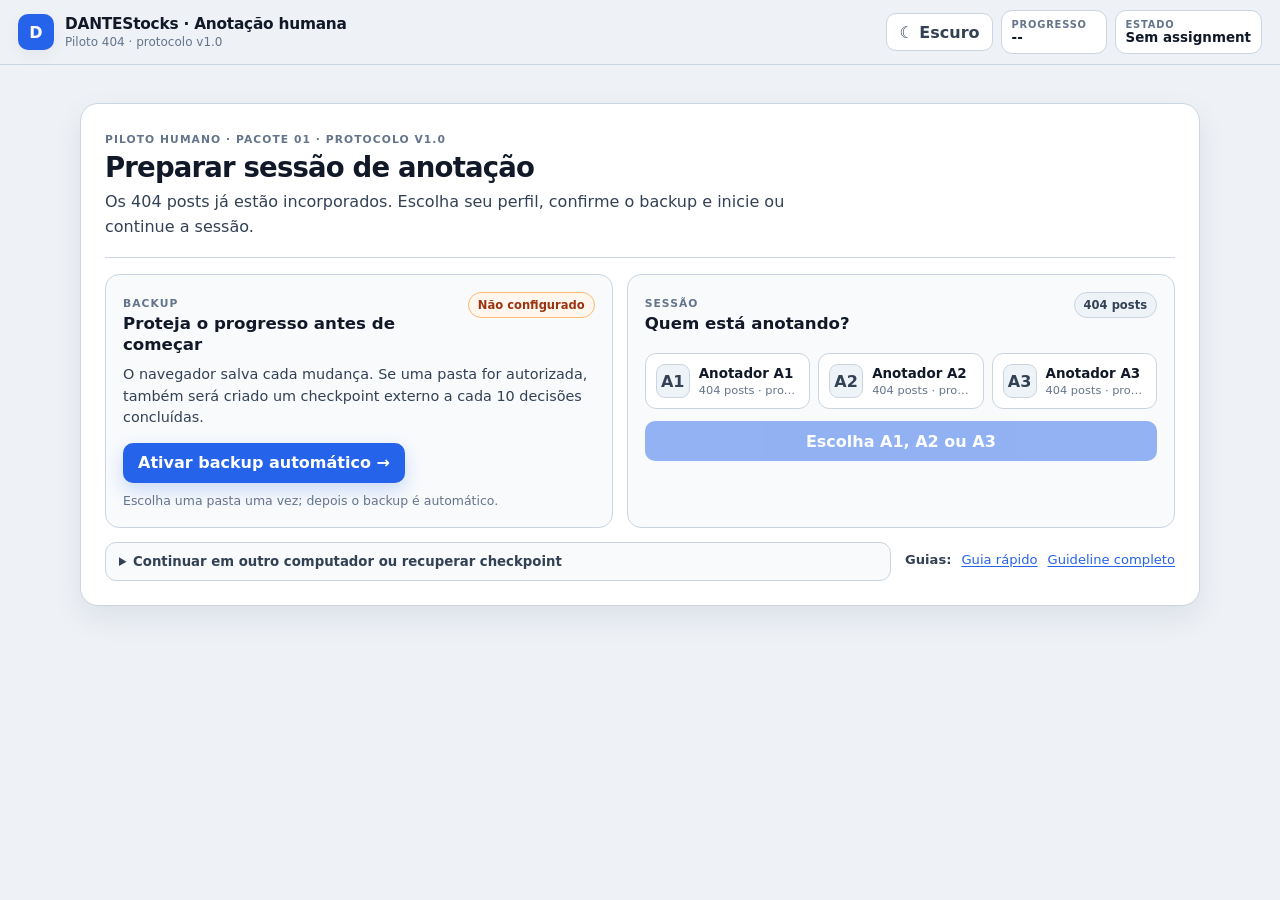
<file: index.html>
<!doctype html>
<html lang="pt-BR">
<head>
  <meta charset="utf-8">
  <meta name="viewport" content="width=device-width,initial-scale=1">
  <title>DANTEStocks - Anotação Humana</title>
  <meta name="theme-color" content="#f3f6fa">
  <link rel="stylesheet" href="styles.css">
</head>
<body>
  <header class="app-header">
    <div class="header-inner">
      <div class="brand-block">
        <div class="brand-mark" aria-hidden="true">D</div>
        <div>
          <div class="brand">DANTEStocks · Anotação humana</div>
          <div class="brand-sub" id="assignmentMeta">Piloto 404 · protocolo v1.0</div>
        </div>
      </div>

      <div class="header-status">
        <button id="themeToggle" class="toolbar-btn theme-toggle" type="button" aria-label="Alternar tema">☾ Escuro</button>
        <div class="status-readout">
          <span>Progresso</span>
          <strong id="progressText">--</strong>
        </div>
        <div class="status-readout status-save" aria-live="polite">
          <span>Estado</span>
          <strong id="saveState">Sem assignment</strong>
        </div>
      </div>
    </div>
  </header>

  <main class="page-shell">
    <section id="onboarding" class="setup-shell">
      <div class="setup-heading">
        <span class="kicker">Piloto humano · Pacote 01 · protocolo v1.0</span>
        <h1>Preparar sessão de anotação</h1>
        <p>Os 404 posts já estão incorporados. Escolha seu perfil, confirme o backup e inicie ou continue a sessão.</p>
      </div>

      <div class="setup-grid">
        <section class="setup-panel backup-panel" id="backupSetupCard">
          <div class="setup-panel-head">
            <div>
              <span class="panel-kicker">Backup</span>
              <h2>Proteja o progresso antes de começar</h2>
            </div>
            <span id="backupSetupBadge" class="status-badge pending">Não configurado</span>
          </div>
          <p>O navegador salva cada mudança. Se uma pasta for autorizada, também será criado um checkpoint externo a cada 10 decisões concluídas.</p>
          <div class="setup-actions">
            <button id="chooseBackupDir" class="primary-btn">Ativar backup automático</button>
            <span id="backupSupport" class="support-copy"></span>
          </div>
        </section>

        <section class="setup-panel annotator-panel">
          <div class="setup-panel-head">
            <div>
              <span class="panel-kicker">Sessão</span>
              <h2>Quem está anotando?</h2>
            </div>
            <span class="status-badge neutral">404 posts</span>
          </div>

          <div id="annotatorProfiles" class="annotator-profiles" role="radiogroup" aria-label="Perfil do anotador">
            <button type="button" class="annotator-profile" data-annotator="A1">
              <span class="profile-id">A1</span>
              <span class="profile-copy"><strong>Anotador A1</strong><small id="profileStatusA1">Pronto para começar</small></span>
            </button>
            <button type="button" class="annotator-profile" data-annotator="A2">
              <span class="profile-id">A2</span>
              <span class="profile-copy"><strong>Anotador A2</strong><small id="profileStatusA2">Pronto para começar</small></span>
            </button>
            <button type="button" class="annotator-profile" data-annotator="A3">
              <span class="profile-id">A3</span>
              <span class="profile-copy"><strong>Anotador A3</strong><small id="profileStatusA3">Pronto para começar</small></span>
            </button>
          </div>

          <button id="startPackage" class="primary-btn start-btn" disabled>Escolha A1, A2 ou A3</button>
        </section>
      </div>

      <div id="resumeBox" class="resume-box hidden"></div>

      <div class="setup-footer-row">
        <details class="recovery-panel">
          <summary>Continuar em outro computador ou recuperar checkpoint</summary>
          <div class="recovery-content">
            <p>Use esta opção somente para recuperar uma sessão já iniciada.</p>
            <label class="file-btn">Importar checkpoint<input id="checkpointInput" type="file" accept="application/json,.json"></label>
          </div>
        </details>

        <div class="guide-links">
          <span>Guias:</span>
          <a href="guides/quick.html" target="_blank" rel="noopener">Guia rápido</a>
          <a href="guides/full.html" target="_blank" rel="noopener">Guideline completo</a>
        </div>
      </div>
    </section>

    <section id="workspace" class="workspace hidden">
      <section class="annotation-surface">
        <div class="task-toolbar">
          <div class="task-id-block">
            <strong id="itemPosition">Item --</strong>
            <span id="postId"></span>
          </div>
          <div class="task-tools">
            <button id="quickGuideBtn" class="toolbar-btn">Guia rápido</button>
            <button id="fullGuideBtn" class="toolbar-btn">Guideline</button>
            <button id="exportCheckpoint" class="toolbar-btn">Checkpoint</button>
            <button id="deferredBtn" class="toolbar-btn">Pendentes <span id="deferredCount">0</span></button>
          </div>
        </div>

        <div class="task-flow">
          <section class="task-stage reading-stage" aria-labelledby="readingLabel">
            <div class="stage-heading">
              <span class="stage-number" aria-hidden="true">1</span>
              <div>
                <span class="stage-kicker">LEIA O POST</span>
                <h2 id="readingLabel">Conteúdo a classificar</h2>
              </div>
            </div>

            <article class="post-document">
              <div id="postText" class="post-text"></div>
            </article>

            <section id="sourcePanel" class="source-provenance" aria-label="Anotação original do DANTEStocks">
              <div class="source-copy">
                <strong>Anotação original do DANTEStocks</strong>
                <span id="sourceStatusText">Informação de origem; não limita sua escolha.</span>
              </div>
              <div id="sourceLabels" class="source-labels"></div>
              <div id="sourceNote" class="source-note"></div>
            </section>
          </section>

          <section class="task-stage decision-stage" aria-labelledby="decisionQuestion">
            <div class="stage-heading decision-heading">
              <span class="stage-number" aria-hidden="true">2</span>
              <div>
                <span class="stage-kicker">ESCOLHA UMA CLASSE</span>
                <h2 id="decisionQuestion" class="question">Qual é a emoção predominante comunicada?</h2>
                <p class="question-sub">Escolha uma única classe para o post como unidade discursiva.</p>
              </div>
            </div>

            <div id="emotionGrid" class="emotion-grid" role="radiogroup" aria-label="Emoção predominante"></div>

            <section id="dynamicHint" class="decision-insight hidden" aria-live="polite"></section>
          </section>

          <section class="task-stage confirm-stage">
            <div class="stage-heading confirm-heading">
              <span class="stage-number" aria-hidden="true">3</span>
              <div>
                <span class="stage-kicker">CONFIRME</span>
                <h2>Finalize a decisão</h2>
              </div>
            </div>

            <section class="decision-meta">
              <div class="confidence-block">
                <div class="meta-heading">
                  <strong>Confiança</strong>
                  <span>Média vem selecionada por padrão.</span>
                </div>
                <div id="confidenceControl" class="segmented" role="radiogroup" aria-label="Confiança"></div>
              </div>

              <label class="ambiguity-toggle">
                <input id="ambiguity" type="checkbox">
                <span>Caso especialmente ambíguo</span>
              </label>

              <button id="commentToggle" class="text-btn">+ Adicionar comentário</button>
              <textarea id="comment" class="comment hidden" maxlength="1000" placeholder="Opcional: regra ausente, voz, ironia, termo financeiro, problema textual..."></textarea>
            </section>
          </section>
        </div>

        <div class="shortcut-strip" aria-label="Atalhos de teclado">
          <span><kbd>1-9</kbd> labels</span>
          <span><kbd>H/M/L</kbd> confiança</span>
          <span><kbd>A</kbd> ambiguidade</span>
          <span><kbd>Enter</kbd> salvar</span>
          <span id="snapshotStatus">Snapshots automáticos a cada 10 concluídos.</span>
        </div>
      </section>

      <div class="action-bar">
        <button id="deferItem" class="secondary-btn">Decidir depois</button>
        <div class="action-right">
          <button id="prevItem" class="secondary-btn">Anterior</button>
          <button id="saveNext" class="primary-btn save-next-btn" disabled>Salvar e próximo →</button>
        </div>
      </div>
    </section>

    <section id="finish" class="finish-shell hidden">
      <span class="kicker">Coleta concluída</span>
      <h1>Assignment concluído</h1>
      <p id="finishSummary"></p>
      <div class="finish-actions">
        <button id="downloadJSON" class="primary-btn">Baixar JSON final</button>
        <button id="downloadCSV" class="secondary-btn">Baixar CSV</button>
        <button id="downloadSHA" class="secondary-btn">Baixar SHA-256</button>
      </div>
    </section>
  </main>

  <div id="guideModal" class="modal hidden" role="dialog" aria-modal="true" aria-label="Guia">
    <div class="modal-shell">
      <div class="modal-head">
        <strong id="guideTitle">Guia</strong>
        <button id="closeGuide" class="secondary-btn">Fechar</button>
      </div>
      <iframe id="guideFrame" title="Guia de anotação"></iframe>
    </div>
  </div>

  <script src="pilot-package-01.js"></script>
  <script src="app.js"></script>
</body>
</html>
</file>
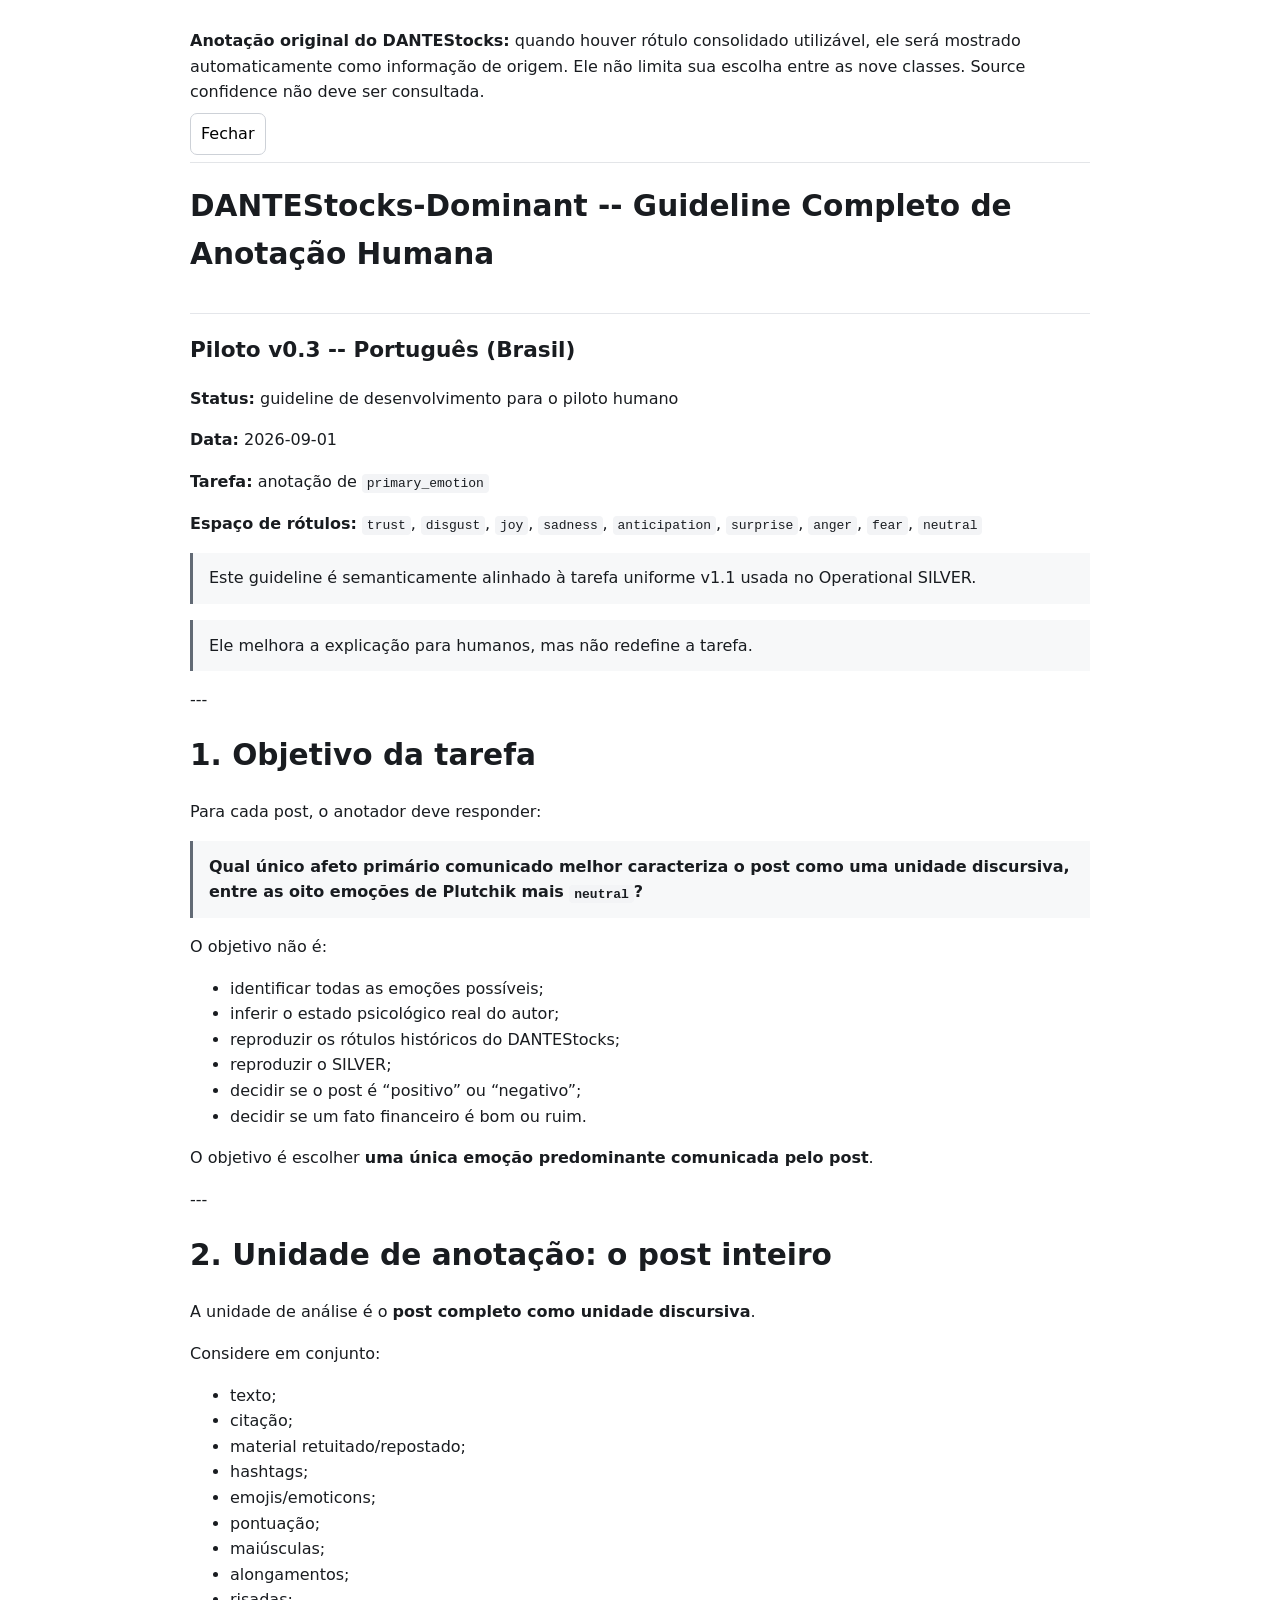
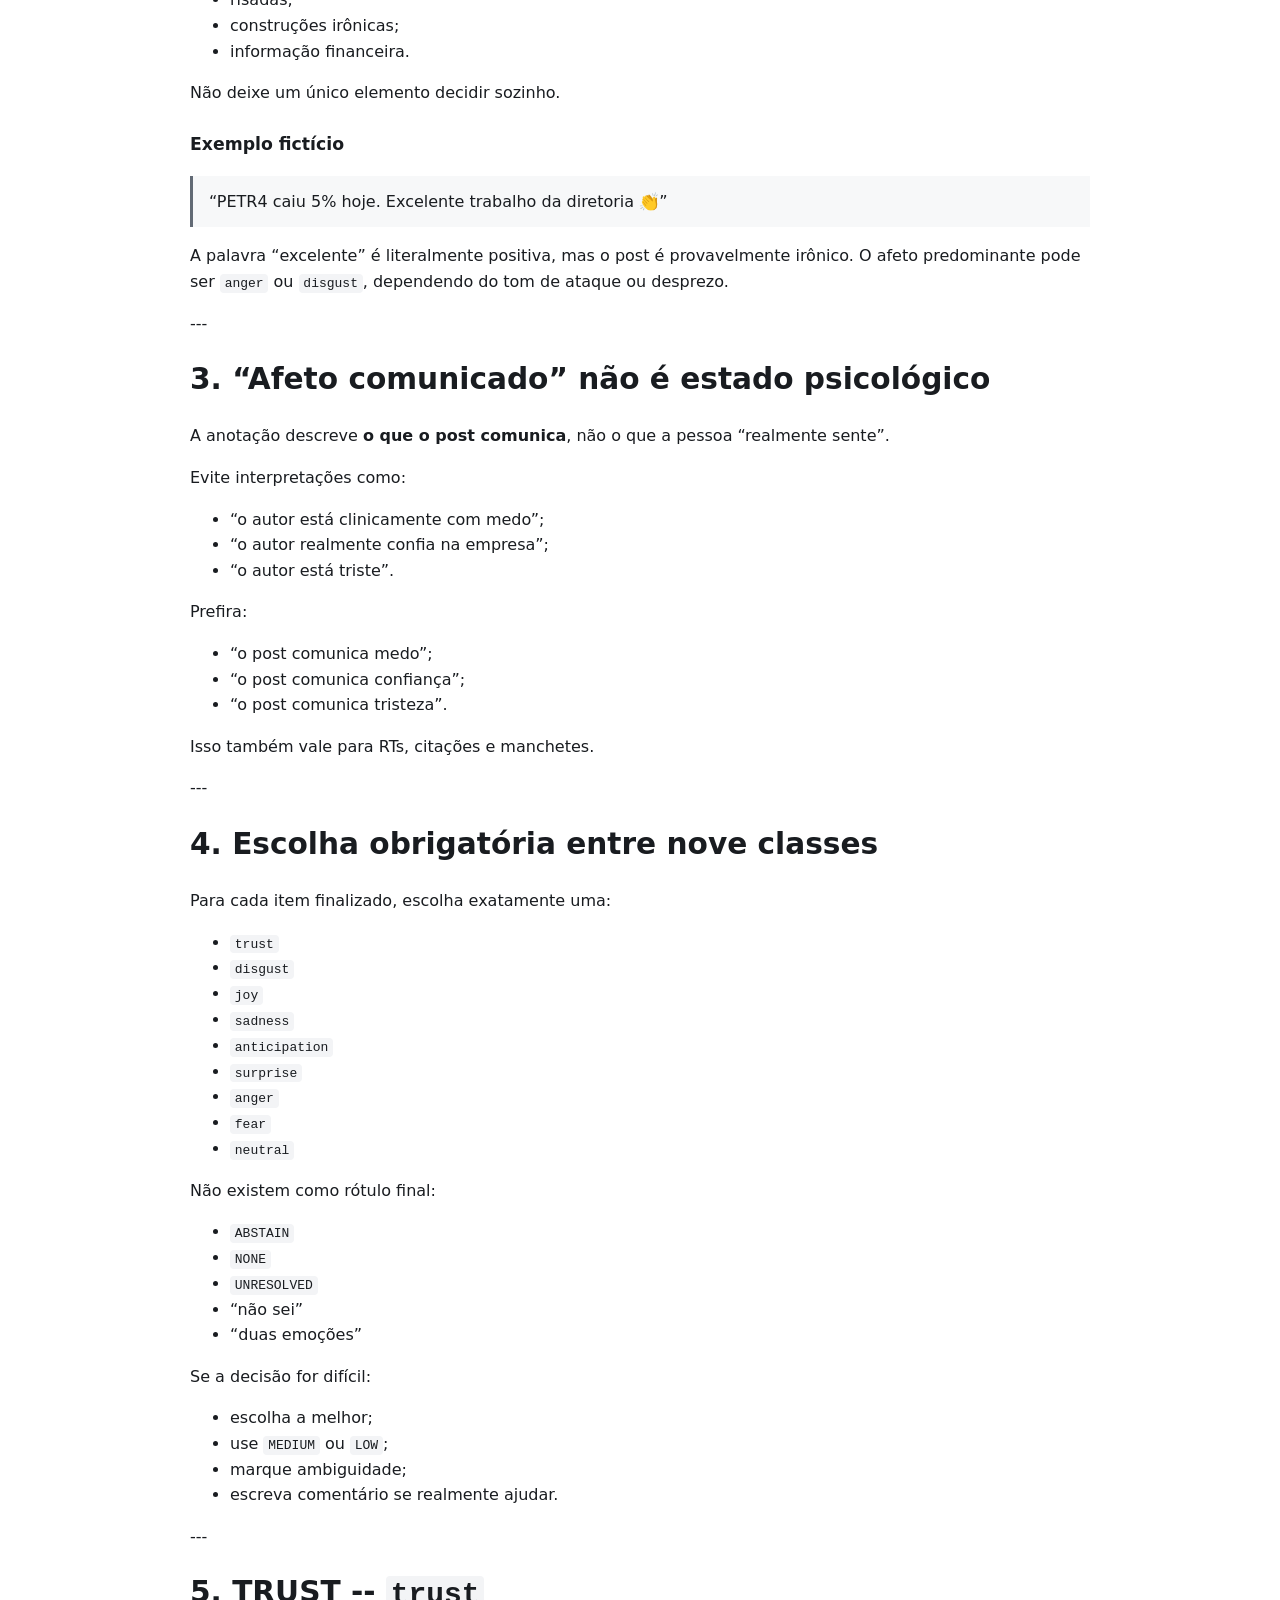
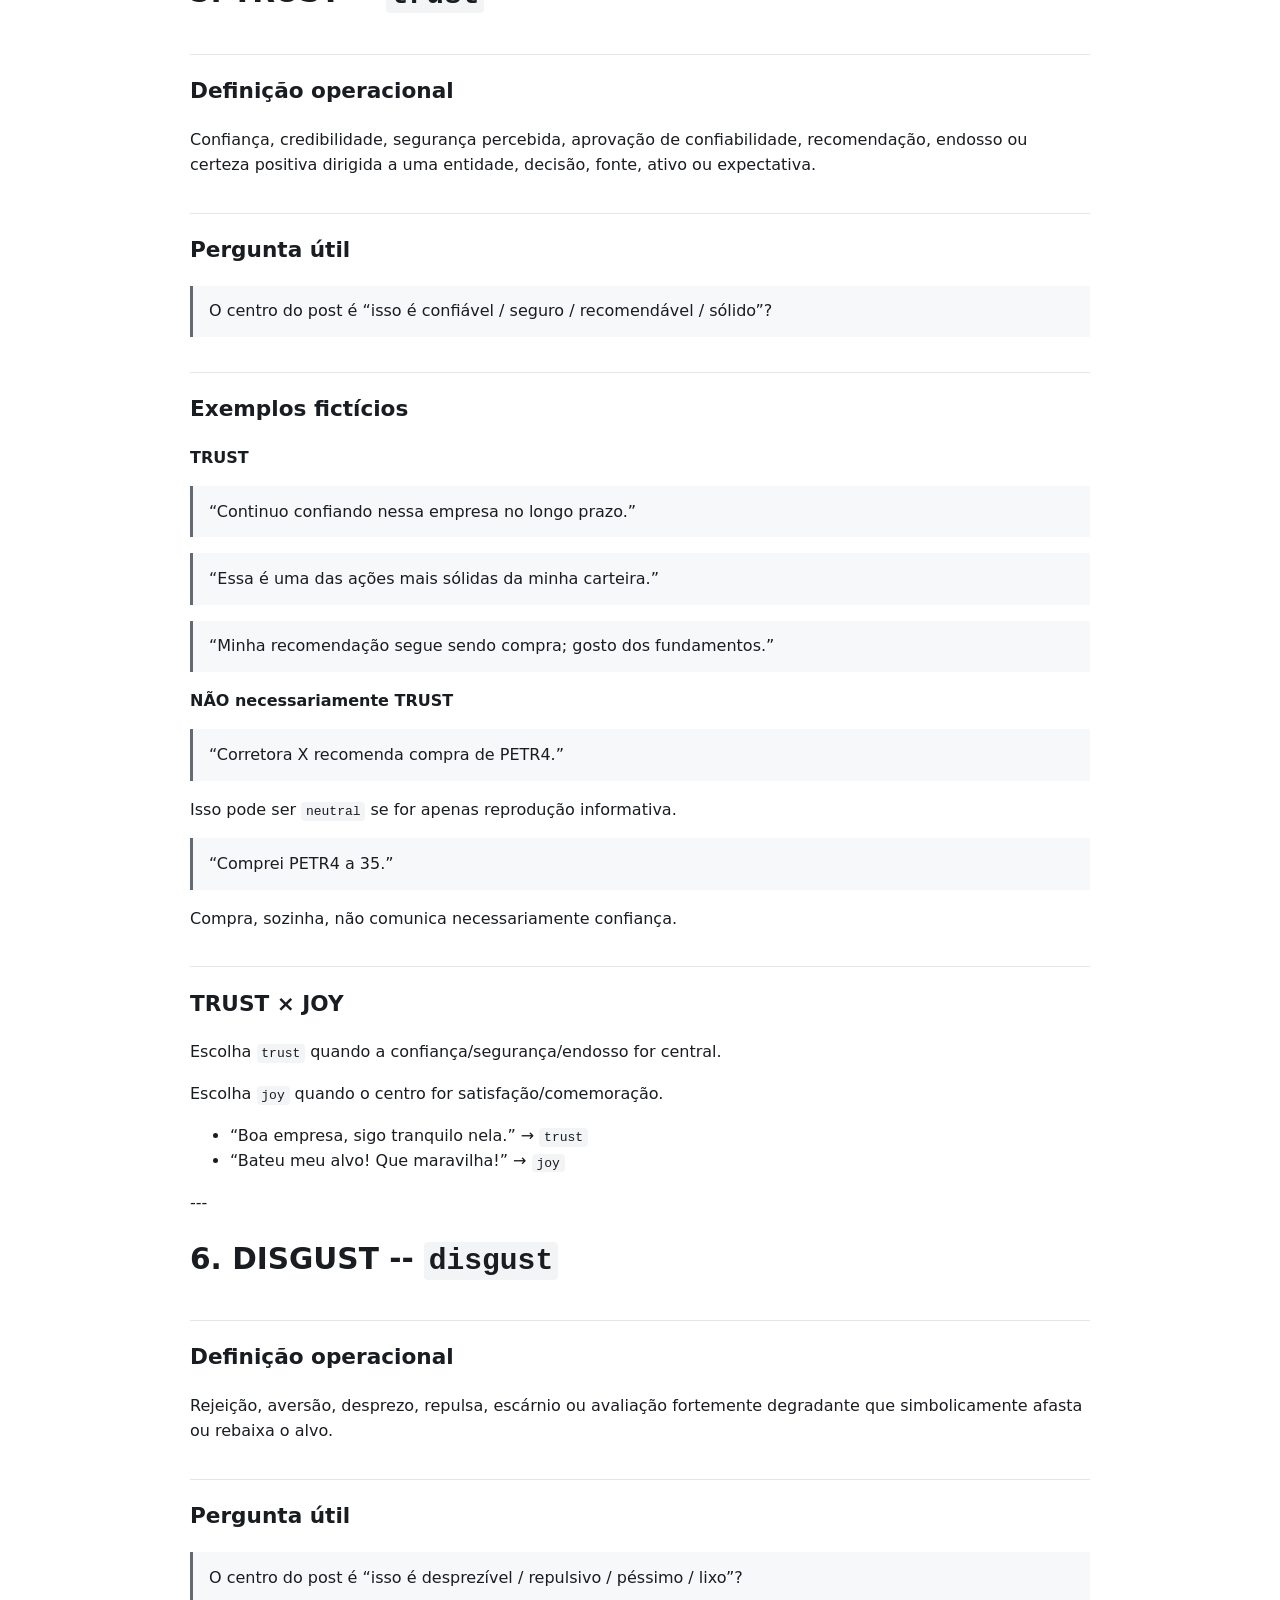
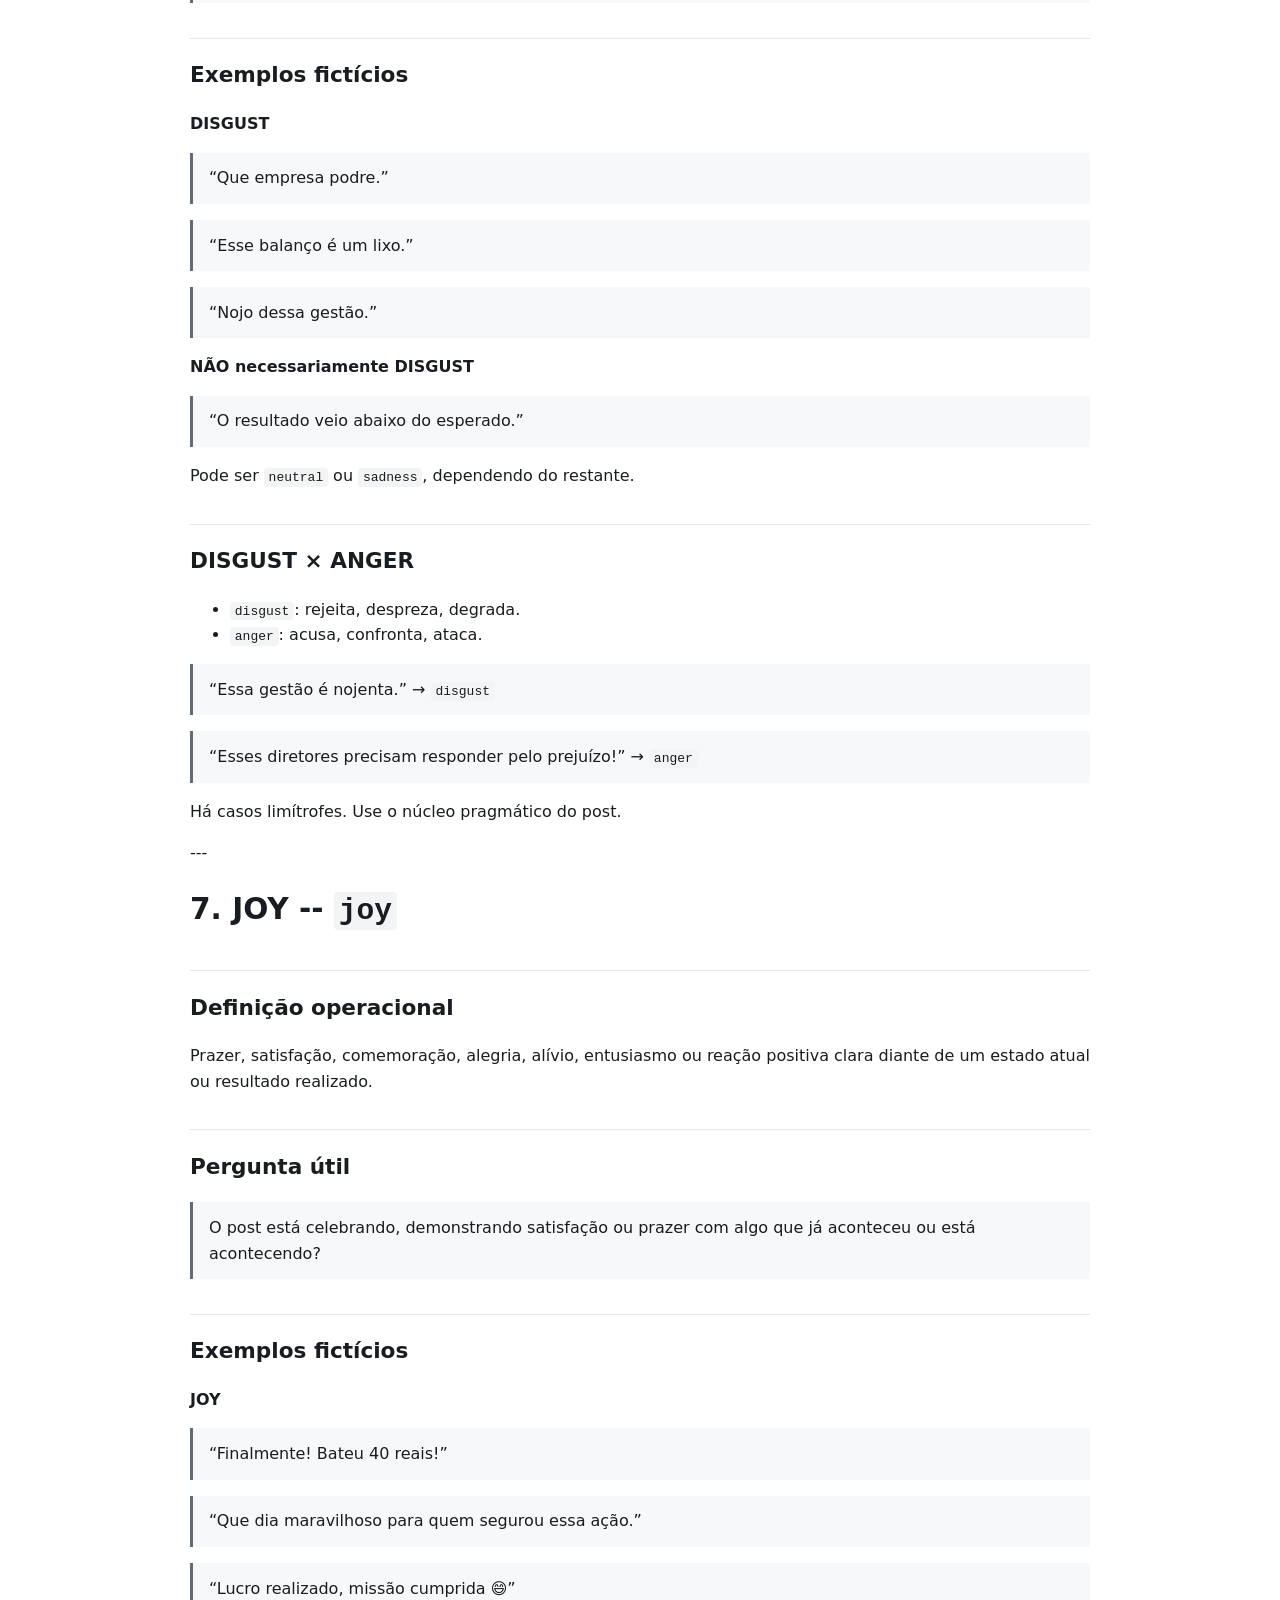
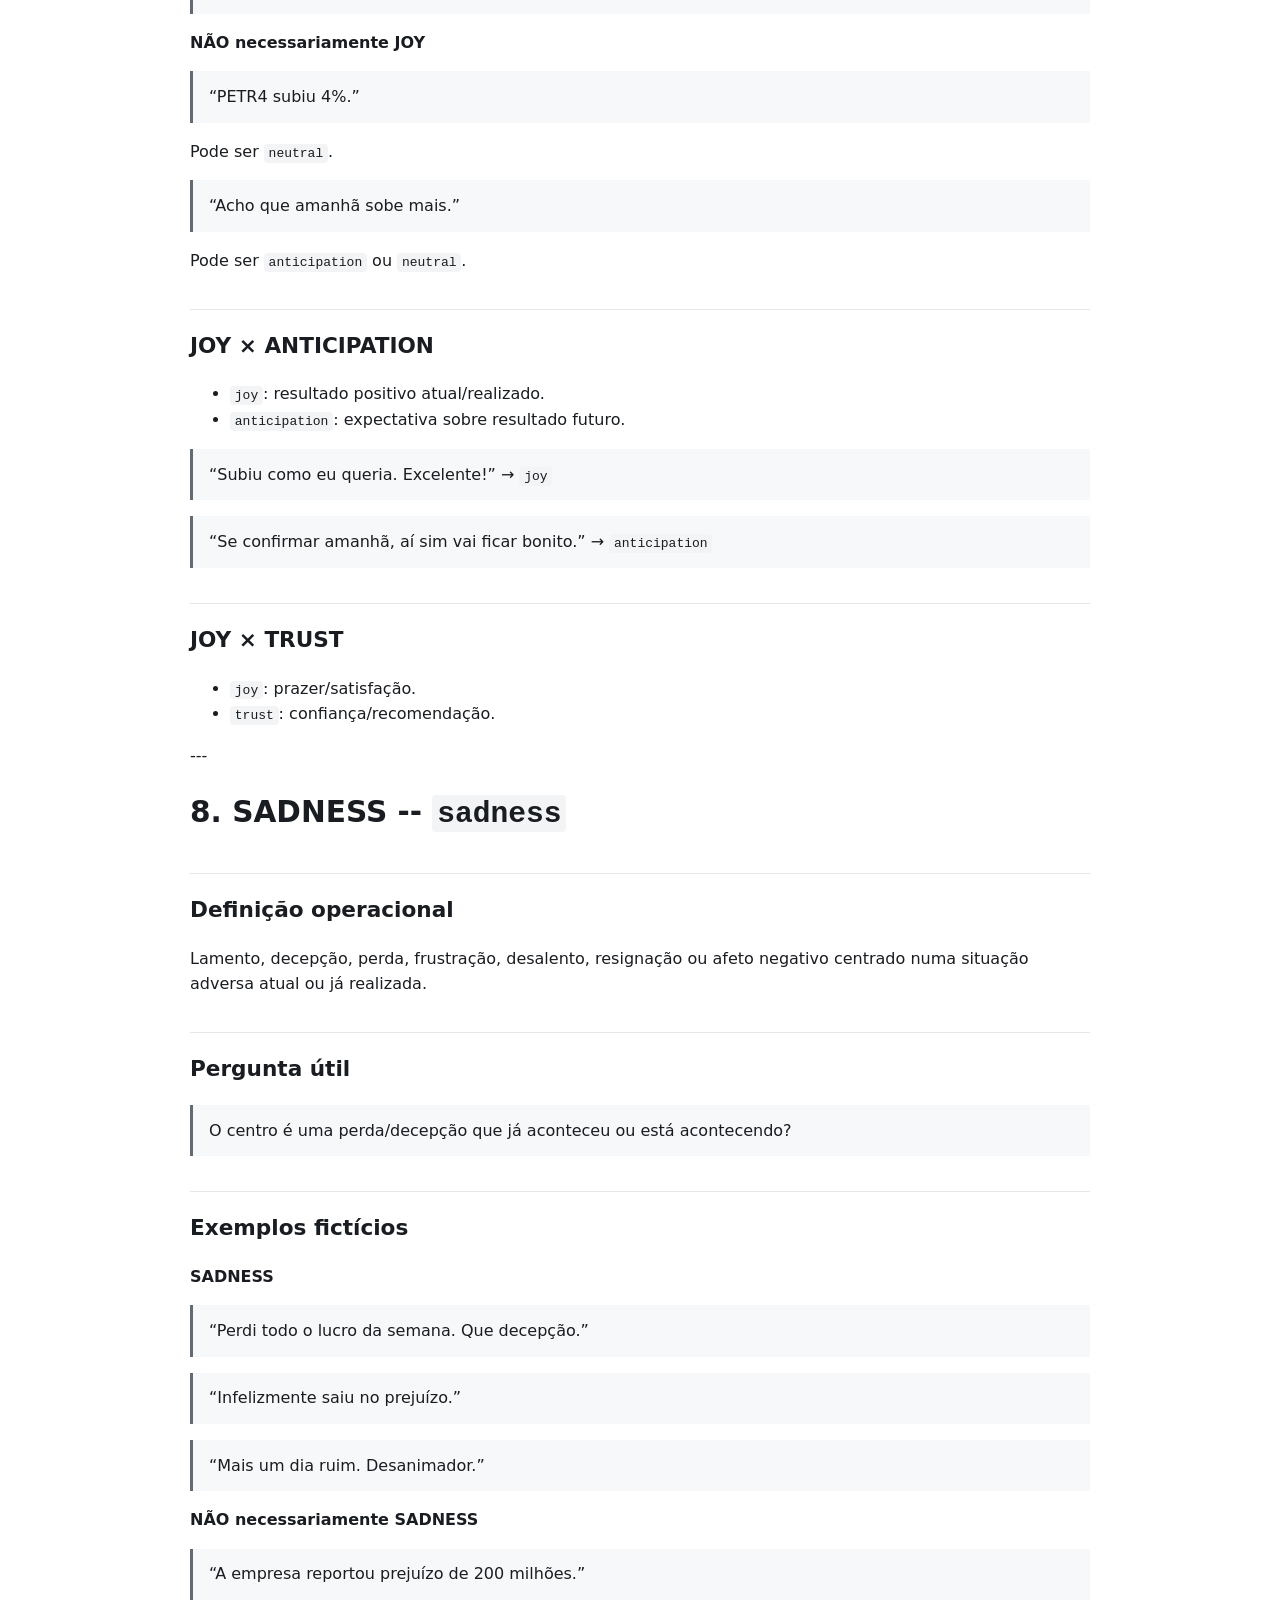
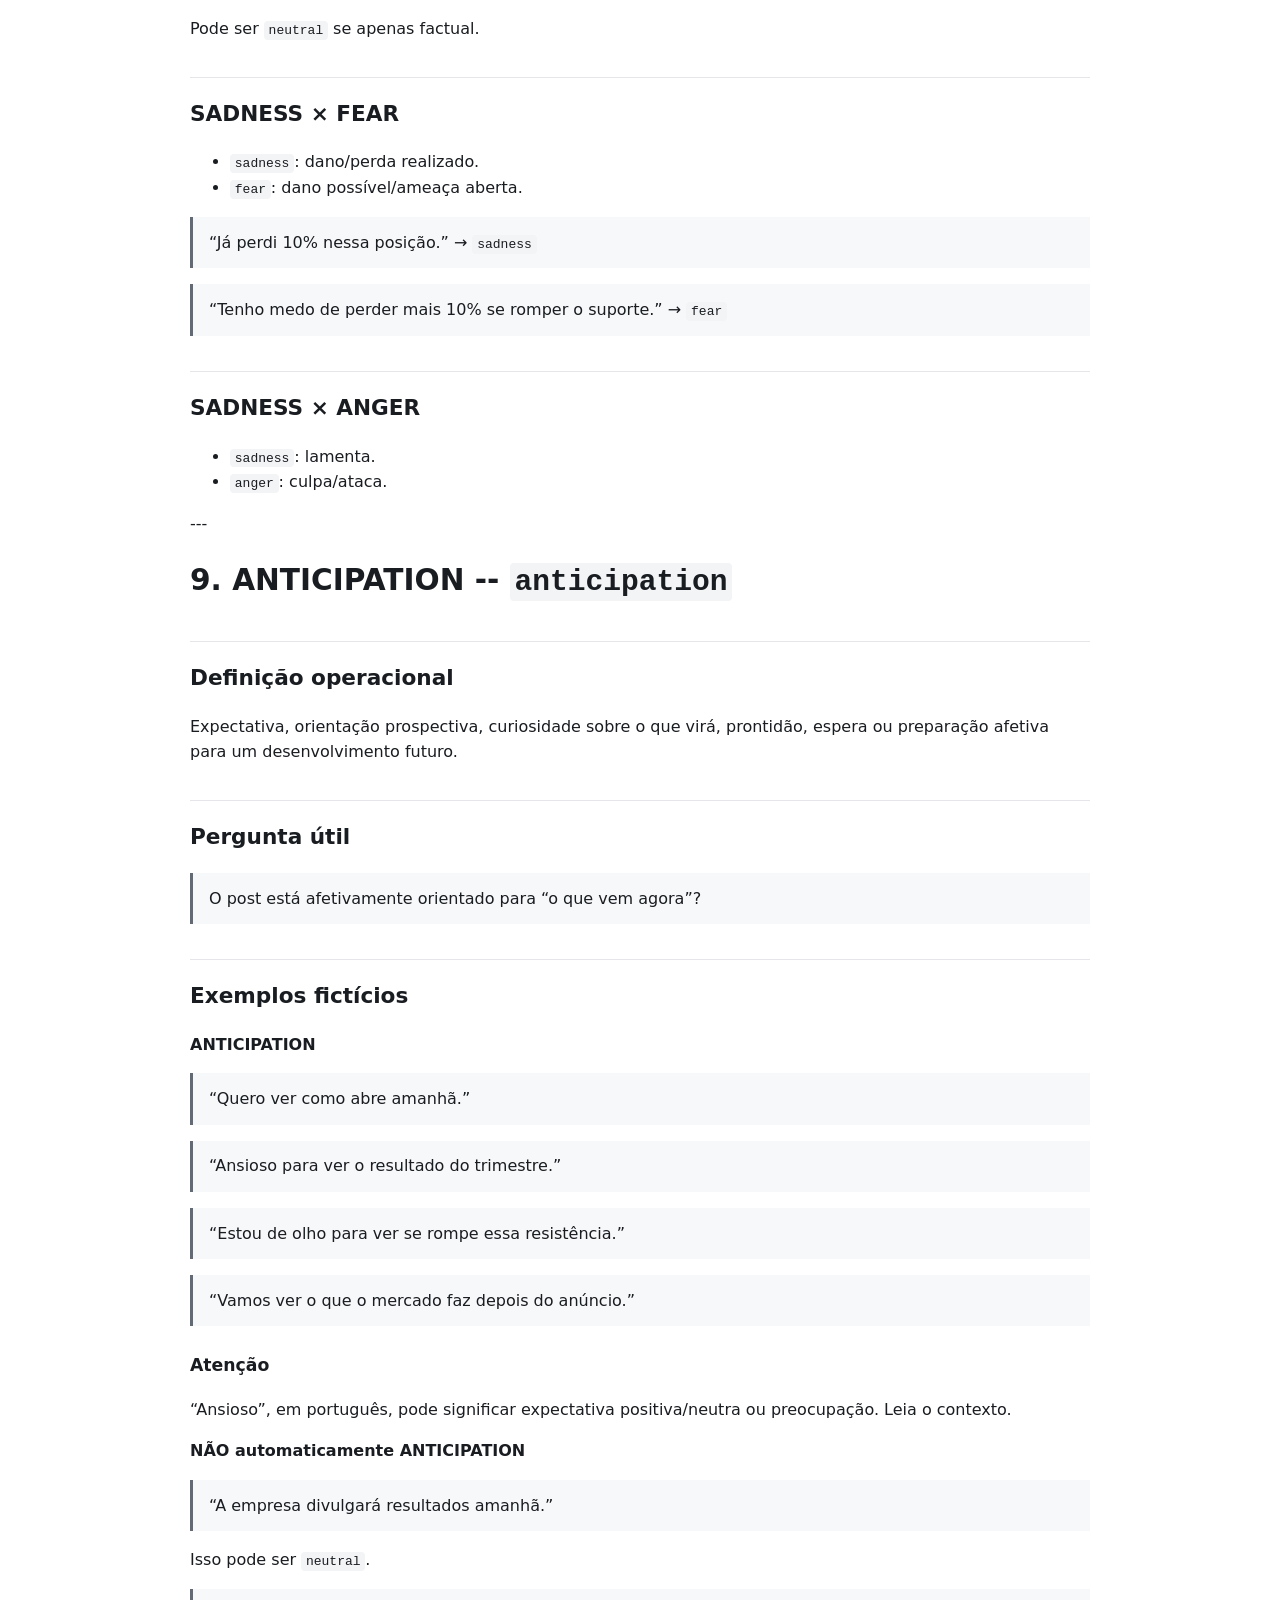
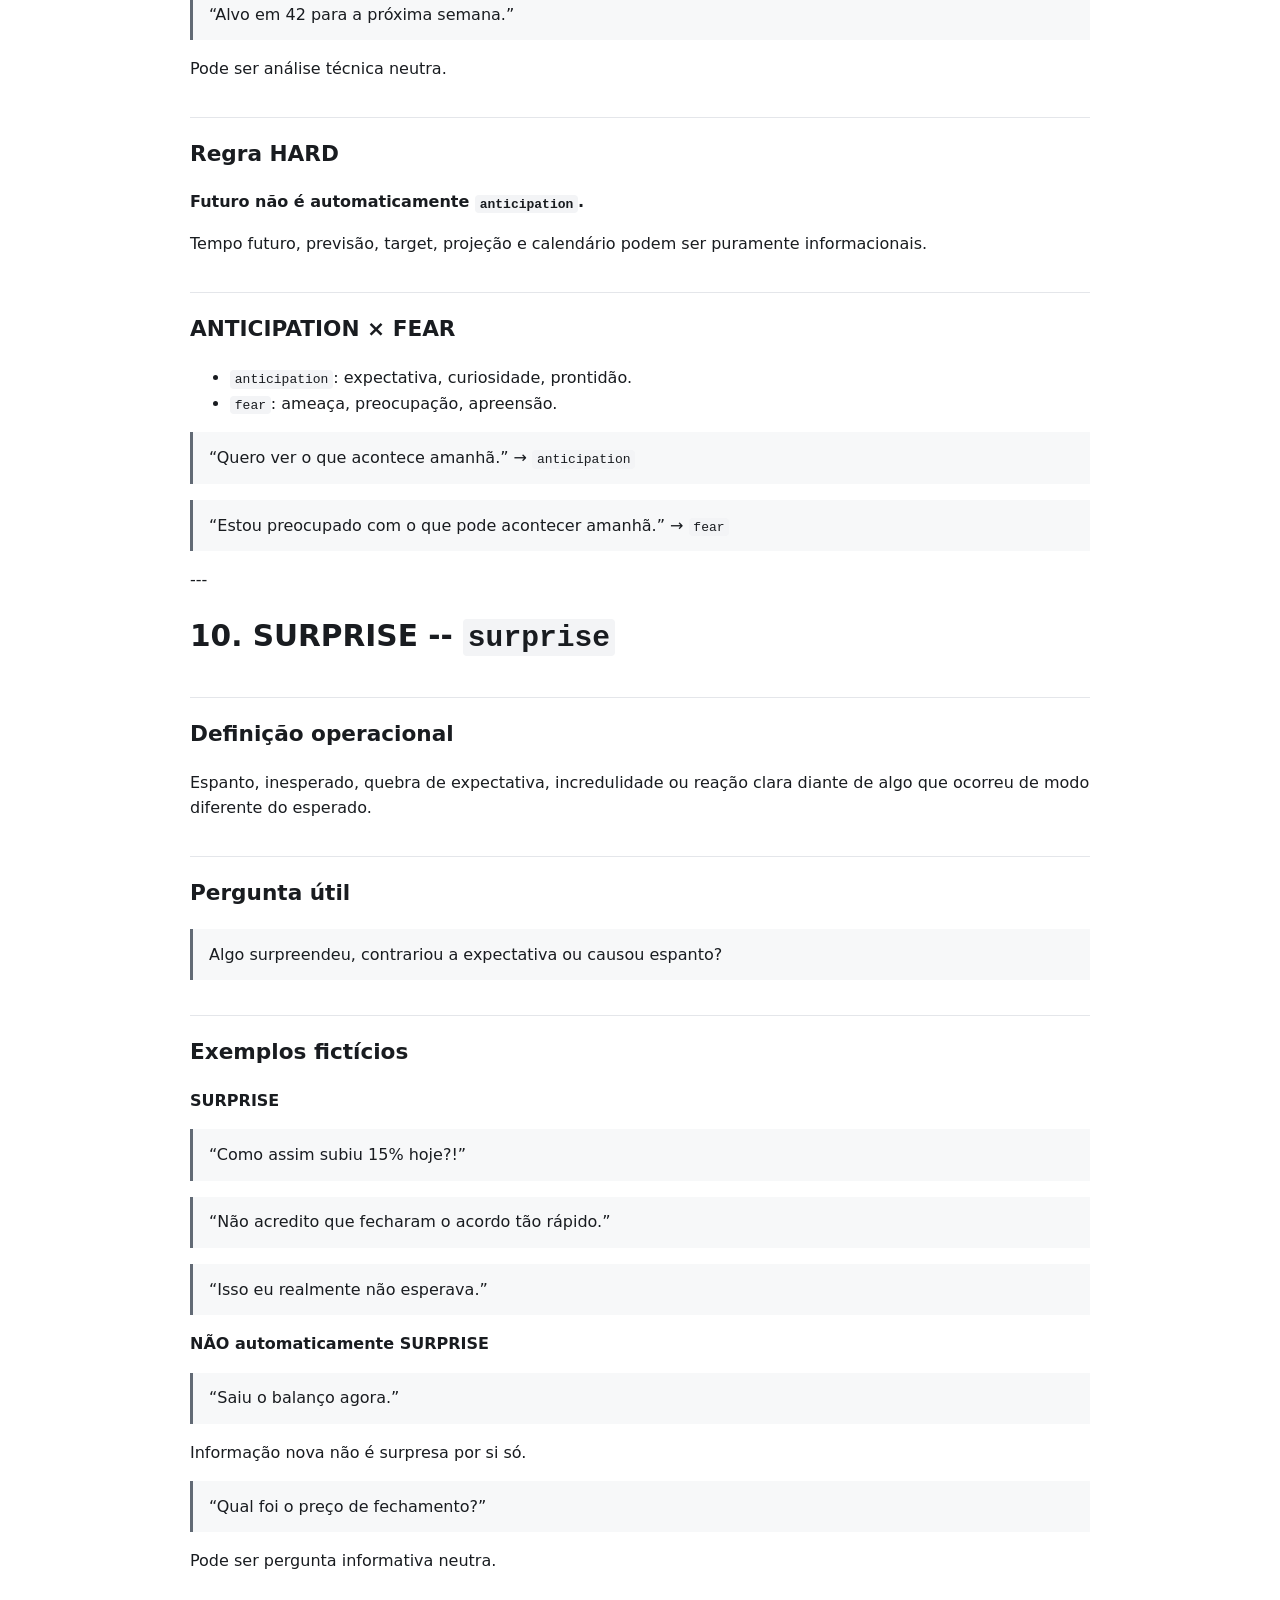
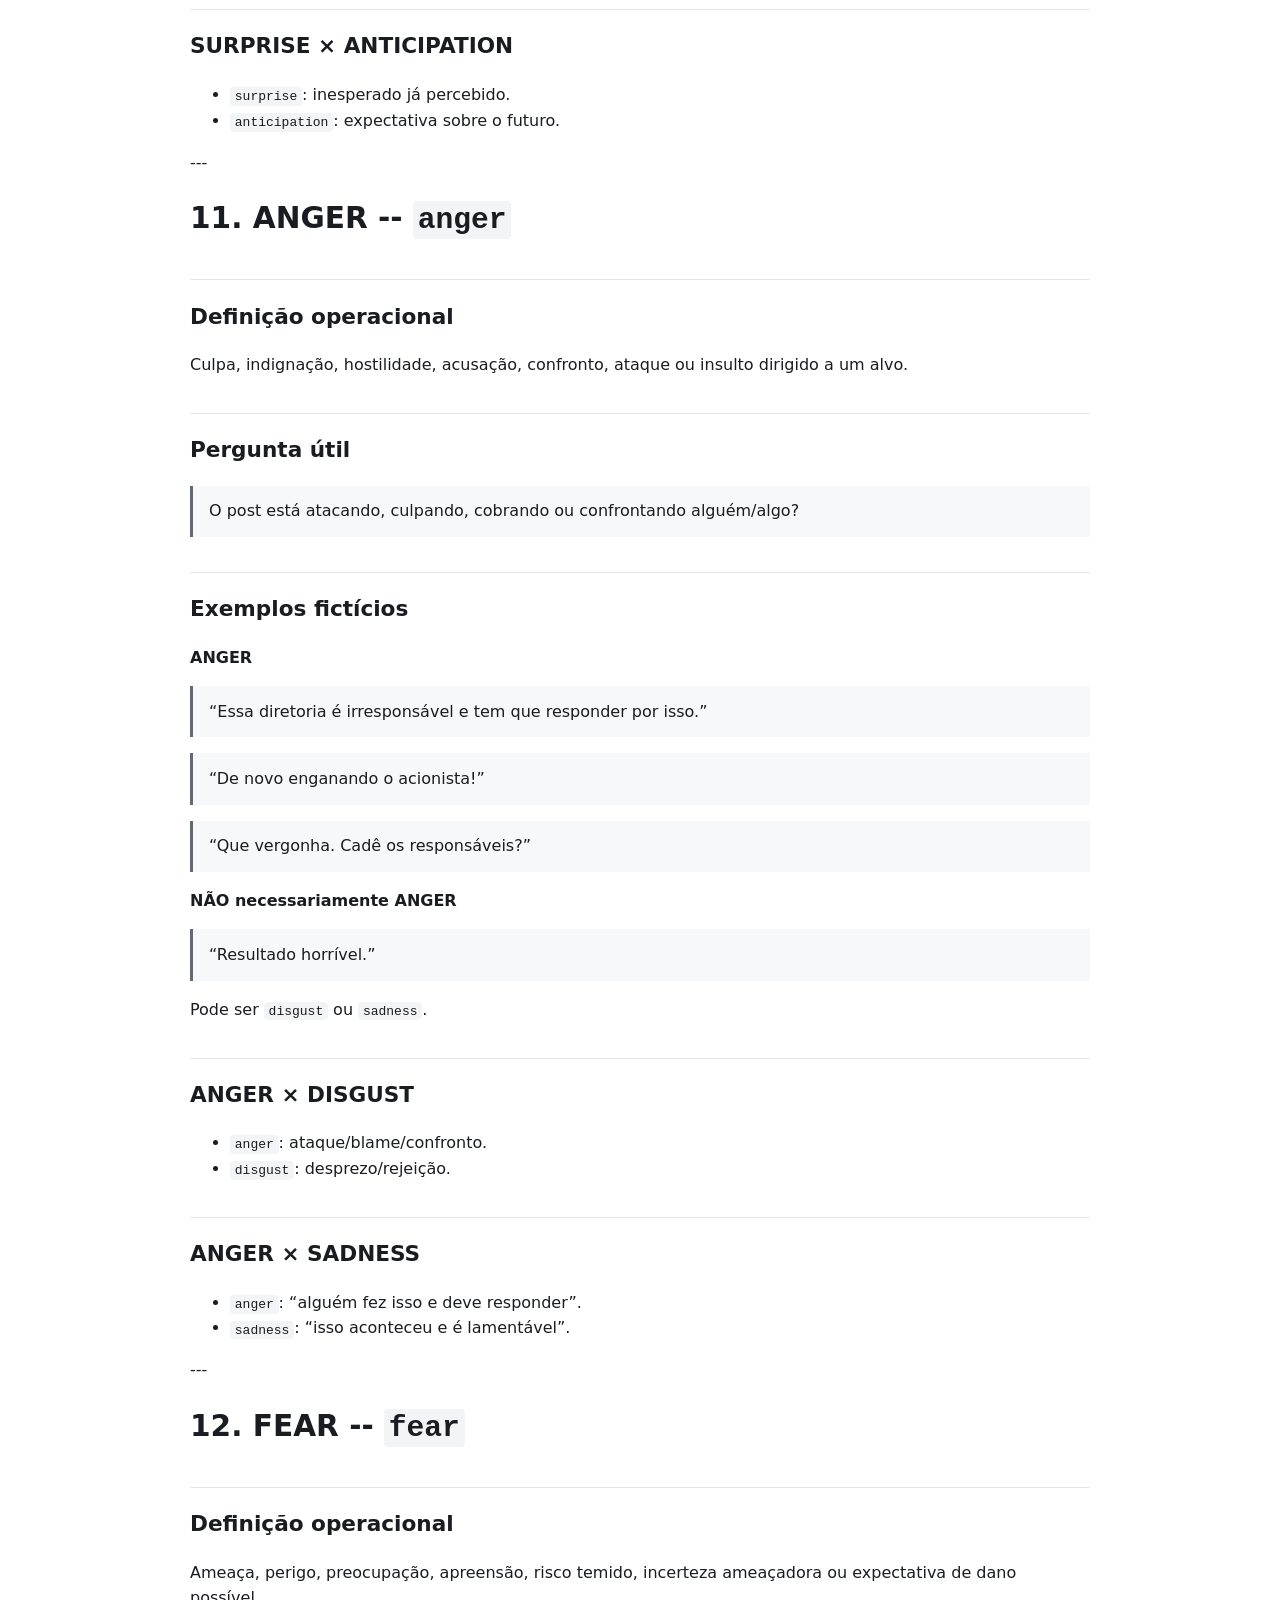
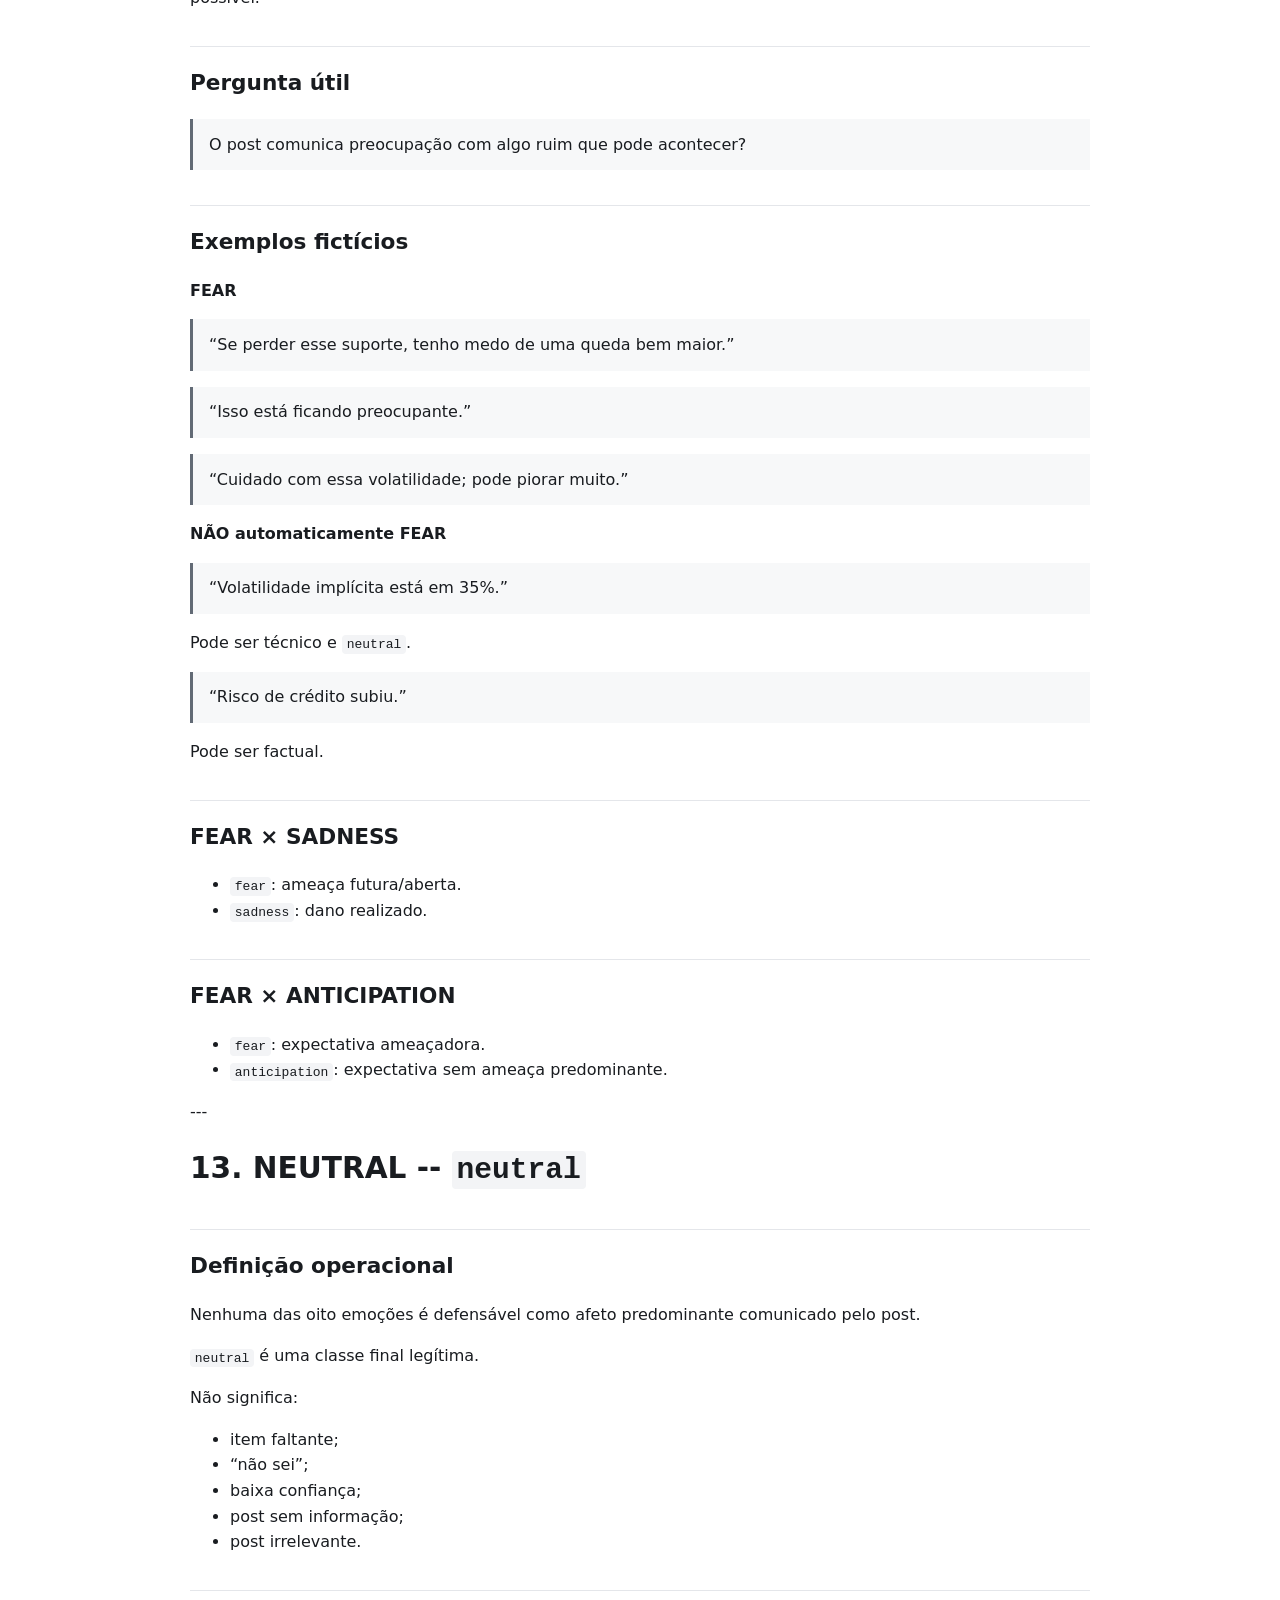
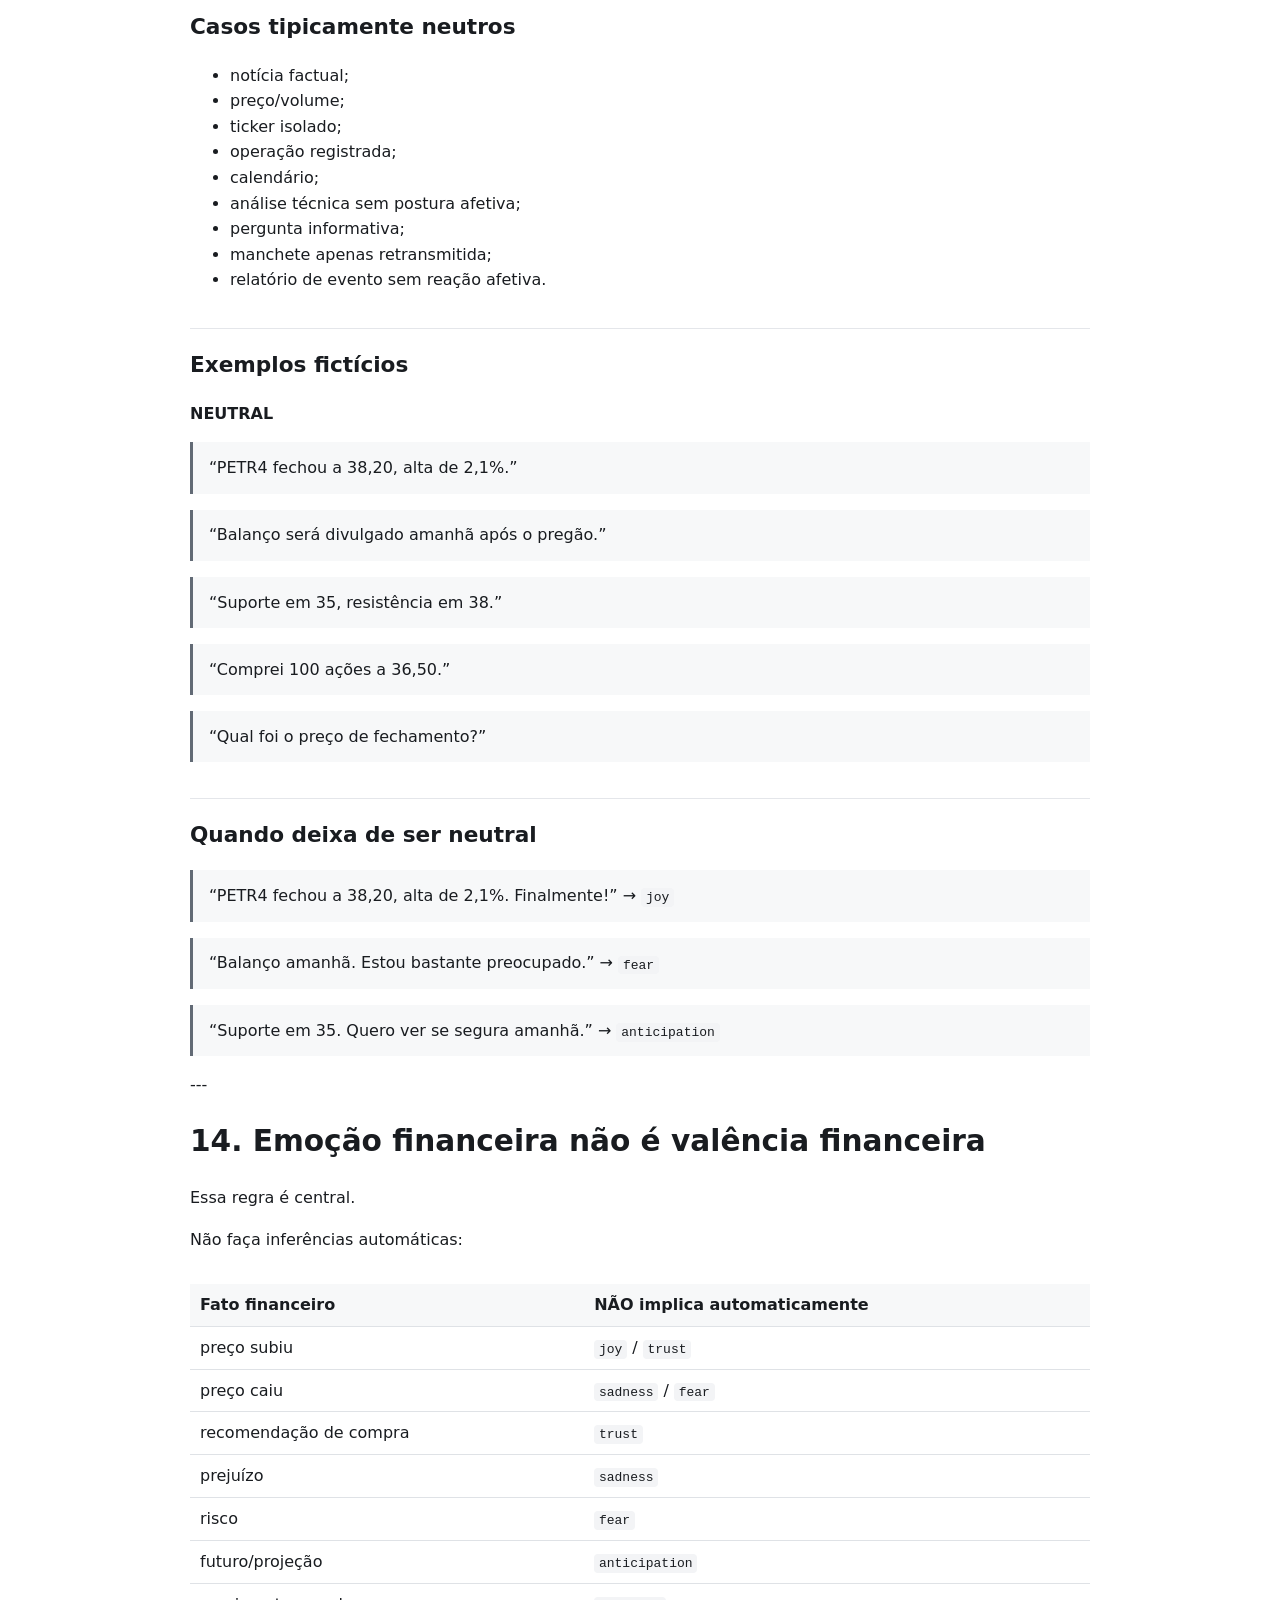
<file: guides/full.html>
<!doctype html><html lang="pt-BR"><head><meta charset="utf-8"><meta name="viewport" content="width=device-width,initial-scale=1"><title>Guideline completo de anotação</title><style>
:root{font-family:Inter,system-ui,-apple-system,BlinkMacSystemFont,"Segoe UI",sans-serif;color:#191c20;background:#fff}
body{max-width:900px;margin:0 auto;padding:28px 24px 70px;line-height:1.6}h1{font-size:1.85rem}h2{margin-top:2.2rem;font-size:1.35rem;border-top:1px solid #e4e6ea;padding-top:1.2rem}h3{font-size:1.08rem;margin-top:1.6rem}code{background:#f3f4f6;padding:.12rem .3rem;border-radius:4px}pre{background:#f6f7f8;padding:14px;border-radius:8px;overflow:auto}blockquote{margin:1rem 0;padding:.8rem 1rem;border-left:3px solid #626a75;background:#f7f8f9}.table-wrap{overflow:auto}table{width:100%;border-collapse:collapse;margin:1rem 0}th,td{text-align:left;padding:8px 10px;border-bottom:1px solid #dfe2e6}th{background:#f7f8f9}a{color:inherit}.top{position:sticky;top:0;background:rgba(255,255,255,.96);padding:8px 0;border-bottom:1px solid #e3e5e8;margin-bottom:18px}.top button{font:inherit;padding:7px 10px;border:1px solid #cdd1d7;border-radius:7px;background:#fff;cursor:pointer}

html[data-theme="dark"]{
  color:#f3f7fc;
  background:#0c1321;
}
html[data-theme="dark"] body{
  background:#0c1321;
  color:#f3f7fc;
}
html[data-theme="dark"] h1,
html[data-theme="dark"] h2,
html[data-theme="dark"] h3,
html[data-theme="dark"] strong{
  color:#f7faff;
}
html[data-theme="dark"] p,
html[data-theme="dark"] li,
html[data-theme="dark"] td{
  color:#c6d2e3;
}
html[data-theme="dark"] h2{
  border-color:#344861;
}
html[data-theme="dark"] code{
  background:#223149;
  color:#d6e8ff;
}
html[data-theme="dark"] pre{
  background:#121d2f;
  color:#e9f0fa;
  border:1px solid #30435e;
}
html[data-theme="dark"] blockquote{
  background:#14233a;
  color:#e9f0fa;
  border-left-color:#69a7ff;
}
html[data-theme="dark"] table{
  background:#101827;
}
html[data-theme="dark"] th{
  background:#1a273b;
  color:#f3f7fc;
}
html[data-theme="dark"] th,
html[data-theme="dark"] td{
  border-color:#344861;
}
html[data-theme="dark"] a{
  color:#93c5fd;
}
html[data-theme="dark"] .top{
  background:rgba(12,19,33,.97);
  border-color:#344861;
}
html[data-theme="dark"] .top button{
  background:#172236;
  color:#f3f7fc;
  border-color:#3a4d68;
}
html[data-theme="dark"] .top button:hover{
  background:#20304a;
  border-color:#55749b;
}
</style></head><body><div class="callout"><strong>Anotação original do DANTEStocks:</strong> quando houver rótulo consolidado utilizável, ele será mostrado automaticamente como informação de origem. Ele não limita sua escolha entre as nove classes. Source confidence não deve ser consultada.</div><div class="top"><button onclick="window.close()">Fechar</button></div><h1>DANTEStocks-Dominant -- Guideline Completo de Anotação Humana</h1>
<h2>Piloto v0.3 -- Português (Brasil)</h2>

<p><strong>Status:</strong> guideline de desenvolvimento para o piloto humano</p>
<p><strong>Data:</strong> 2026-09-01</p>
<p><strong>Tarefa:</strong> anotação de <code>primary_emotion</code></p>
<p><strong>Espaço de rótulos:</strong> <code>trust</code>, <code>disgust</code>, <code>joy</code>, <code>sadness</code>, <code>anticipation</code>, <code>surprise</code>, <code>anger</code>, <code>fear</code>, <code>neutral</code></p>

<blockquote>Este guideline é semanticamente alinhado à tarefa uniforme v1.1 usada no Operational SILVER.</blockquote>
<blockquote>Ele melhora a explicação para humanos, mas não redefine a tarefa.</blockquote>

<p>---</p>

<h1>1. Objetivo da tarefa</h1>

<p>Para cada post, o anotador deve responder:</p>

<blockquote><strong>Qual único afeto primário comunicado melhor caracteriza o post como uma unidade discursiva, entre as oito emoções de Plutchik mais <code>neutral</code>?</strong></blockquote>

<p>O objetivo não é:</p>
<ul>
<li>identificar todas as emoções possíveis;</li>
<li>inferir o estado psicológico real do autor;</li>
<li>reproduzir os rótulos históricos do DANTEStocks;</li>
<li>reproduzir o SILVER;</li>
<li>decidir se o post é “positivo” ou “negativo”;</li>
<li>decidir se um fato financeiro é bom ou ruim.</li>
</ul>

<p>O objetivo é escolher <strong>uma única emoção predominante comunicada pelo post</strong>.</p>

<p>---</p>

<h1>2. Unidade de anotação: o post inteiro</h1>

<p>A unidade de análise é o <strong>post completo como unidade discursiva</strong>.</p>

<p>Considere em conjunto:</p>
<ul>
<li>texto;</li>
<li>citação;</li>
<li>material retuitado/repostado;</li>
<li>hashtags;</li>
<li>emojis/emoticons;</li>
<li>pontuação;</li>
<li>maiúsculas;</li>
<li>alongamentos;</li>
<li>risadas;</li>
<li>construções irônicas;</li>
<li>informação financeira.</li>
</ul>

<p>Não deixe um único elemento decidir sozinho.</p>

<h3>Exemplo fictício</h3>

<blockquote>“PETR4 caiu 5% hoje. Excelente trabalho da diretoria 👏”</blockquote>

<p>A palavra “excelente” é literalmente positiva, mas o post é provavelmente irônico. O afeto predominante pode ser <code>anger</code> ou <code>disgust</code>, dependendo do tom de ataque ou desprezo.</p>

<p>---</p>

<h1>3. “Afeto comunicado” não é estado psicológico</h1>

<p>A anotação descreve <strong>o que o post comunica</strong>, não o que a pessoa “realmente sente”.</p>

<p>Evite interpretações como:</p>
<ul>
<li>“o autor está clinicamente com medo”;</li>
<li>“o autor realmente confia na empresa”;</li>
<li>“o autor está triste”.</li>
</ul>

<p>Prefira:</p>
<ul>
<li>“o post comunica medo”;</li>
<li>“o post comunica confiança”;</li>
<li>“o post comunica tristeza”.</li>
</ul>

<p>Isso também vale para RTs, citações e manchetes.</p>

<p>---</p>

<h1>4. Escolha obrigatória entre nove classes</h1>

<p>Para cada item finalizado, escolha exatamente uma:</p>

<ul>
<li><code>trust</code></li>
<li><code>disgust</code></li>
<li><code>joy</code></li>
<li><code>sadness</code></li>
<li><code>anticipation</code></li>
<li><code>surprise</code></li>
<li><code>anger</code></li>
<li><code>fear</code></li>
<li><code>neutral</code></li>
</ul>

<p>Não existem como rótulo final:</p>
<ul>
<li><code>ABSTAIN</code></li>
<li><code>NONE</code></li>
<li><code>UNRESOLVED</code></li>
<li>“não sei”</li>
<li>“duas emoções”</li>
</ul>

<p>Se a decisão for difícil:</p>
<ul>
<li>escolha a melhor;</li>
<li>use <code>MEDIUM</code> ou <code>LOW</code>;</li>
<li>marque ambiguidade;</li>
<li>escreva comentário se realmente ajudar.</li>
</ul>

<p>---</p>

<h1>5. TRUST -- <code>trust</code></h1>

<h2>Definição operacional</h2>

<p>Confiança, credibilidade, segurança percebida, aprovação de confiabilidade, recomendação, endosso ou certeza positiva dirigida a uma entidade, decisão, fonte, ativo ou expectativa.</p>

<h2>Pergunta útil</h2>

<blockquote>O centro do post é “isso é confiável / seguro / recomendável / sólido”?</blockquote>

<h2>Exemplos fictícios</h2>

<p><strong>TRUST</strong></p>
<blockquote>“Continuo confiando nessa empresa no longo prazo.”</blockquote>

<blockquote>“Essa é uma das ações mais sólidas da minha carteira.”</blockquote>

<blockquote>“Minha recomendação segue sendo compra; gosto dos fundamentos.”</blockquote>

<p><strong>NÃO necessariamente TRUST</strong></p>
<blockquote>“Corretora X recomenda compra de PETR4.”</blockquote>

<p>Isso pode ser <code>neutral</code> se for apenas reprodução informativa.</p>

<blockquote>“Comprei PETR4 a 35.”</blockquote>

<p>Compra, sozinha, não comunica necessariamente confiança.</p>

<h2>TRUST × JOY</h2>

<p>Escolha <code>trust</code> quando a confiança/segurança/endosso for central.</p>

<p>Escolha <code>joy</code> quando o centro for satisfação/comemoração.</p>

<ul>
<li>“Boa empresa, sigo tranquilo nela.” → <code>trust</code></li>
<li>“Bateu meu alvo! Que maravilha!” → <code>joy</code></li>
</ul>

<p>---</p>

<h1>6. DISGUST -- <code>disgust</code></h1>

<h2>Definição operacional</h2>

<p>Rejeição, aversão, desprezo, repulsa, escárnio ou avaliação fortemente degradante que simbolicamente afasta ou rebaixa o alvo.</p>

<h2>Pergunta útil</h2>

<blockquote>O centro do post é “isso é desprezível / repulsivo / péssimo / lixo”?</blockquote>

<h2>Exemplos fictícios</h2>

<p><strong>DISGUST</strong></p>
<blockquote>“Que empresa podre.”</blockquote>

<blockquote>“Esse balanço é um lixo.”</blockquote>

<blockquote>“Nojo dessa gestão.”</blockquote>

<p><strong>NÃO necessariamente DISGUST</strong></p>
<blockquote>“O resultado veio abaixo do esperado.”</blockquote>

<p>Pode ser <code>neutral</code> ou <code>sadness</code>, dependendo do restante.</p>

<h2>DISGUST × ANGER</h2>

<ul>
<li><code>disgust</code>: rejeita, despreza, degrada.</li>
<li><code>anger</code>: acusa, confronta, ataca.</li>
</ul>

<blockquote>“Essa gestão é nojenta.” → <code>disgust</code></blockquote>

<blockquote>“Esses diretores precisam responder pelo prejuízo!” → <code>anger</code></blockquote>

<p>Há casos limítrofes. Use o núcleo pragmático do post.</p>

<p>---</p>

<h1>7. JOY -- <code>joy</code></h1>

<h2>Definição operacional</h2>

<p>Prazer, satisfação, comemoração, alegria, alívio, entusiasmo ou reação positiva clara diante de um estado atual ou resultado realizado.</p>

<h2>Pergunta útil</h2>

<blockquote>O post está celebrando, demonstrando satisfação ou prazer com algo que já aconteceu ou está acontecendo?</blockquote>

<h2>Exemplos fictícios</h2>

<p><strong>JOY</strong></p>
<blockquote>“Finalmente! Bateu 40 reais!”</blockquote>

<blockquote>“Que dia maravilhoso para quem segurou essa ação.”</blockquote>

<blockquote>“Lucro realizado, missão cumprida 😄”</blockquote>

<p><strong>NÃO necessariamente JOY</strong></p>
<blockquote>“PETR4 subiu 4%.”</blockquote>

<p>Pode ser <code>neutral</code>.</p>

<blockquote>“Acho que amanhã sobe mais.”</blockquote>

<p>Pode ser <code>anticipation</code> ou <code>neutral</code>.</p>

<h2>JOY × ANTICIPATION</h2>

<ul>
<li><code>joy</code>: resultado positivo atual/realizado.</li>
<li><code>anticipation</code>: expectativa sobre resultado futuro.</li>
</ul>

<blockquote>“Subiu como eu queria. Excelente!” → <code>joy</code></blockquote>

<blockquote>“Se confirmar amanhã, aí sim vai ficar bonito.” → <code>anticipation</code></blockquote>

<h2>JOY × TRUST</h2>

<ul>
<li><code>joy</code>: prazer/satisfação.</li>
<li><code>trust</code>: confiança/recomendação.</li>
</ul>

<p>---</p>

<h1>8. SADNESS -- <code>sadness</code></h1>

<h2>Definição operacional</h2>

<p>Lamento, decepção, perda, frustração, desalento, resignação ou afeto negativo centrado numa situação adversa atual ou já realizada.</p>

<h2>Pergunta útil</h2>

<blockquote>O centro é uma perda/decepção que já aconteceu ou está acontecendo?</blockquote>

<h2>Exemplos fictícios</h2>

<p><strong>SADNESS</strong></p>
<blockquote>“Perdi todo o lucro da semana. Que decepção.”</blockquote>

<blockquote>“Infelizmente saiu no prejuízo.”</blockquote>

<blockquote>“Mais um dia ruim. Desanimador.”</blockquote>

<p><strong>NÃO necessariamente SADNESS</strong></p>
<blockquote>“A empresa reportou prejuízo de 200 milhões.”</blockquote>

<p>Pode ser <code>neutral</code> se apenas factual.</p>

<h2>SADNESS × FEAR</h2>

<ul>
<li><code>sadness</code>: dano/perda realizado.</li>
<li><code>fear</code>: dano possível/ameaça aberta.</li>
</ul>

<blockquote>“Já perdi 10% nessa posição.” → <code>sadness</code></blockquote>

<blockquote>“Tenho medo de perder mais 10% se romper o suporte.” → <code>fear</code></blockquote>

<h2>SADNESS × ANGER</h2>

<ul>
<li><code>sadness</code>: lamenta.</li>
<li><code>anger</code>: culpa/ataca.</li>
</ul>

<p>---</p>

<h1>9. ANTICIPATION -- <code>anticipation</code></h1>

<h2>Definição operacional</h2>

<p>Expectativa, orientação prospectiva, curiosidade sobre o que virá, prontidão, espera ou preparação afetiva para um desenvolvimento futuro.</p>

<h2>Pergunta útil</h2>

<blockquote>O post está afetivamente orientado para “o que vem agora”?</blockquote>

<h2>Exemplos fictícios</h2>

<p><strong>ANTICIPATION</strong></p>
<blockquote>“Quero ver como abre amanhã.”</blockquote>

<blockquote>“Ansioso para ver o resultado do trimestre.”</blockquote>

<blockquote>“Estou de olho para ver se rompe essa resistência.”</blockquote>

<blockquote>“Vamos ver o que o mercado faz depois do anúncio.”</blockquote>

<h3>Atenção</h3>
<p>“Ansioso”, em português, pode significar expectativa positiva/neutra ou preocupação. Leia o contexto.</p>

<p><strong>NÃO automaticamente ANTICIPATION</strong></p>
<blockquote>“A empresa divulgará resultados amanhã.”</blockquote>

<p>Isso pode ser <code>neutral</code>.</p>

<blockquote>“Alvo em 42 para a próxima semana.”</blockquote>

<p>Pode ser análise técnica neutra.</p>

<h2>Regra HARD</h2>

<p><strong>Futuro não é automaticamente <code>anticipation</code>.</strong></p>

<p>Tempo futuro, previsão, target, projeção e calendário podem ser puramente informacionais.</p>

<h2>ANTICIPATION × FEAR</h2>

<ul>
<li><code>anticipation</code>: expectativa, curiosidade, prontidão.</li>
<li><code>fear</code>: ameaça, preocupação, apreensão.</li>
</ul>

<blockquote>“Quero ver o que acontece amanhã.” → <code>anticipation</code></blockquote>

<blockquote>“Estou preocupado com o que pode acontecer amanhã.” → <code>fear</code></blockquote>

<p>---</p>

<h1>10. SURPRISE -- <code>surprise</code></h1>

<h2>Definição operacional</h2>

<p>Espanto, inesperado, quebra de expectativa, incredulidade ou reação clara diante de algo que ocorreu de modo diferente do esperado.</p>

<h2>Pergunta útil</h2>

<blockquote>Algo surpreendeu, contrariou a expectativa ou causou espanto?</blockquote>

<h2>Exemplos fictícios</h2>

<p><strong>SURPRISE</strong></p>
<blockquote>“Como assim subiu 15% hoje?!”</blockquote>

<blockquote>“Não acredito que fecharam o acordo tão rápido.”</blockquote>

<blockquote>“Isso eu realmente não esperava.”</blockquote>

<p><strong>NÃO automaticamente SURPRISE</strong></p>
<blockquote>“Saiu o balanço agora.”</blockquote>

<p>Informação nova não é surpresa por si só.</p>

<blockquote>“Qual foi o preço de fechamento?”</blockquote>

<p>Pode ser pergunta informativa neutra.</p>

<h2>SURPRISE × ANTICIPATION</h2>

<ul>
<li><code>surprise</code>: inesperado já percebido.</li>
<li><code>anticipation</code>: expectativa sobre o futuro.</li>
</ul>

<p>---</p>

<h1>11. ANGER -- <code>anger</code></h1>

<h2>Definição operacional</h2>

<p>Culpa, indignação, hostilidade, acusação, confronto, ataque ou insulto dirigido a um alvo.</p>

<h2>Pergunta útil</h2>

<blockquote>O post está atacando, culpando, cobrando ou confrontando alguém/algo?</blockquote>

<h2>Exemplos fictícios</h2>

<p><strong>ANGER</strong></p>
<blockquote>“Essa diretoria é irresponsável e tem que responder por isso.”</blockquote>

<blockquote>“De novo enganando o acionista!”</blockquote>

<blockquote>“Que vergonha. Cadê os responsáveis?”</blockquote>

<p><strong>NÃO necessariamente ANGER</strong></p>
<blockquote>“Resultado horrível.”</blockquote>

<p>Pode ser <code>disgust</code> ou <code>sadness</code>.</p>

<h2>ANGER × DISGUST</h2>

<ul>
<li><code>anger</code>: ataque/blame/confronto.</li>
<li><code>disgust</code>: desprezo/rejeição.</li>
</ul>

<h2>ANGER × SADNESS</h2>

<ul>
<li><code>anger</code>: “alguém fez isso e deve responder”.</li>
<li><code>sadness</code>: “isso aconteceu e é lamentável”.</li>
</ul>

<p>---</p>

<h1>12. FEAR -- <code>fear</code></h1>

<h2>Definição operacional</h2>

<p>Ameaça, perigo, preocupação, apreensão, risco temido, incerteza ameaçadora ou expectativa de dano possível.</p>

<h2>Pergunta útil</h2>

<blockquote>O post comunica preocupação com algo ruim que pode acontecer?</blockquote>

<h2>Exemplos fictícios</h2>

<p><strong>FEAR</strong></p>
<blockquote>“Se perder esse suporte, tenho medo de uma queda bem maior.”</blockquote>

<blockquote>“Isso está ficando preocupante.”</blockquote>

<blockquote>“Cuidado com essa volatilidade; pode piorar muito.”</blockquote>

<p><strong>NÃO automaticamente FEAR</strong></p>
<blockquote>“Volatilidade implícita está em 35%.”</blockquote>

<p>Pode ser técnico e <code>neutral</code>.</p>

<blockquote>“Risco de crédito subiu.”</blockquote>

<p>Pode ser factual.</p>

<h2>FEAR × SADNESS</h2>

<ul>
<li><code>fear</code>: ameaça futura/aberta.</li>
<li><code>sadness</code>: dano realizado.</li>
</ul>

<h2>FEAR × ANTICIPATION</h2>

<ul>
<li><code>fear</code>: expectativa ameaçadora.</li>
<li><code>anticipation</code>: expectativa sem ameaça predominante.</li>
</ul>

<p>---</p>

<h1>13. NEUTRAL -- <code>neutral</code></h1>

<h2>Definição operacional</h2>

<p>Nenhuma das oito emoções é defensável como afeto predominante comunicado pelo post.</p>

<p><code>neutral</code> é uma classe final legítima.</p>

<p>Não significa:</p>
<ul>
<li>item faltante;</li>
<li>“não sei”;</li>
<li>baixa confiança;</li>
<li>post sem informação;</li>
<li>post irrelevante.</li>
</ul>

<h2>Casos tipicamente neutros</h2>

<ul>
<li>notícia factual;</li>
<li>preço/volume;</li>
<li>ticker isolado;</li>
<li>operação registrada;</li>
<li>calendário;</li>
<li>análise técnica sem postura afetiva;</li>
<li>pergunta informativa;</li>
<li>manchete apenas retransmitida;</li>
<li>relatório de evento sem reação afetiva.</li>
</ul>

<h2>Exemplos fictícios</h2>

<p><strong>NEUTRAL</strong></p>
<blockquote>“PETR4 fechou a 38,20, alta de 2,1%.”</blockquote>

<blockquote>“Balanço será divulgado amanhã após o pregão.”</blockquote>

<blockquote>“Suporte em 35, resistência em 38.”</blockquote>

<blockquote>“Comprei 100 ações a 36,50.”</blockquote>

<blockquote>“Qual foi o preço de fechamento?”</blockquote>

<h2>Quando deixa de ser neutral</h2>

<blockquote>“PETR4 fechou a 38,20, alta de 2,1%. Finalmente!” → <code>joy</code></blockquote>

<blockquote>“Balanço amanhã. Estou bastante preocupado.” → <code>fear</code></blockquote>

<blockquote>“Suporte em 35. Quero ver se segura amanhã.” → <code>anticipation</code></blockquote>

<p>---</p>

<h1>14. Emoção financeira não é valência financeira</h1>

<p>Essa regra é central.</p>

<p>Não faça inferências automáticas:</p>

<div class="table-wrap"><table><thead><tr><th>Fato financeiro</th><th>NÃO implica automaticamente</th></tr></thead><tbody>
<tr><td>preço subiu</td><td><code>joy</code> / <code>trust</code></td></tr>
<tr><td>preço caiu</td><td><code>sadness</code> / <code>fear</code></td></tr>
<tr><td>recomendação de compra</td><td><code>trust</code></td></tr>
<tr><td>prejuízo</td><td><code>sadness</code></td></tr>
<tr><td>risco</td><td><code>fear</code></td></tr>
<tr><td>futuro/projeção</td><td><code>anticipation</code></td></tr>
<tr><td>movimento grande</td><td><code>surprise</code></td></tr>
</tbody></table></div>

<p>A emoção deve estar no <strong>modo como o post comunica o fato</strong>, não no valor econômico que você atribui ao evento.</p>

<h3>Teste operacional</h3>

<p>Pergunte:</p>

<blockquote>Se eu não soubesse que esse evento é “bom” ou “ruim” no mercado, a linguagem do post ainda comunicaria a emoção?</blockquote>

<p>Se não, <code>neutral</code> pode ser a melhor decisão.</p>

<p>---</p>

<h1>15. Ironia e sarcasmo</h1>

<p>Não classifique apenas pela literalidade.</p>

<h3>Exemplo fictício</h3>

<blockquote>“Parabéns à diretoria, mais um prejuízo histórico 👏”</blockquote>

<p>Literalmente há “parabéns”, mas pragmaticamente pode comunicar <code>anger</code> ou <code>disgust</code>.</p>

<h3>Como decidir</h3>

<ul>
<li>ataque/cobrança → <code>anger</code></li>
<li>desprezo/rebaixamento → <code>disgust</code></li>
<li>decepção/lamento → <code>sadness</code></li>
</ul>

<p>Se o contraste continuar forte:</p>
<ul>
<li>escolha a melhor;</li>
<li>use <code>LOW</code>;</li>
<li>marque ambiguidade.</li>
</ul>

<p>---</p>

<h1>16. Risadas</h1>

<p><code>kkk</code>, <code>rs</code>, <code>haha</code> não significam automaticamente <code>joy</code>.</p>

<p>Podem indicar:</p>
<ul>
<li>satisfação;</li>
<li>ironia;</li>
<li>deboche;</li>
<li>desprezo;</li>
<li>distanciamento.</li>
</ul>

<h3>Exemplos fictícios</h3>

<blockquote>“Subiu 10%, finalmente kkk” → pode ser <code>joy</code></blockquote>

<blockquote>“Olha a governança dessa empresa kkkkk” → pode ser <code>disgust</code></blockquote>

<blockquote>“Agora vai cair só mais 20%, rs” → pode ser <code>fear</code>, <code>disgust</code>, <code>anger</code> ou outra leitura pragmática.</blockquote>

<p>---</p>

<h1>17. Perguntas</h1>

<p>Perguntas podem ser emocionais ou neutras.</p>

<h3>Informativa</h3>
<blockquote>“Qual foi o fechamento de VALE3?” → <code>neutral</code></blockquote>

<h3>Surpresa</h3>
<blockquote>“Como isso conseguiu subir 12% hoje?!” → <code>surprise</code></blockquote>

<h3>Medo</h3>
<blockquote>“Será que ainda pode cair muito mais?” → <code>fear</code></blockquote>

<h3>Raiva</h3>
<blockquote>“Até quando vão deixar essa diretoria fazer isso?” → <code>anger</code></blockquote>

<p>A pontuação não decide sozinha.</p>

<p>---</p>

<h1>18. Retweet, citação e discurso reportado</h1>

<p>A tarefa classifica o afeto comunicado pelo <strong>post como apresentado</strong>.</p>

<p>Não é necessário determinar quem “realmente sente” a emoção.</p>

<h3>Exemplo fictício</h3>

<blockquote>“RT @perfil: ‘Essa empresa é uma vergonha!’”</blockquote>

<p>O post comunica um conteúdo de forte avaliação negativa. Dependendo da formulação, pode ser <code>anger</code> ou <code>disgust</code>.</p>

<h3>Exemplo factual</h3>

<blockquote>“RT @agencia: Banco X divulga lucro de R$ 2 bi.”</blockquote>

<p>Se não houver postura afetiva no post apresentado, pode ser <code>neutral</code>.</p>

<p>Se voz/citação tornar a interpretação especialmente difícil:</p>
<ul>
<li>marque ambiguidade;</li>
<li>use comentário curto.</li>
</ul>

<p>---</p>

<h1>19. Emoji, emoticon, caixa alta e pontuação</h1>

<p>Esses elementos podem reforçar afeto, mas não possuem mapeamento fixo.</p>

<ul>
<li><code>!!!</code> pode intensificar <code>joy</code>, <code>anger</code>, <code>fear</code>, <code>surprise</code>;</li>
<li><code>:/</code> pode indicar desconforto, tristeza ou outra postura;</li>
<li>caixa alta pode ser entusiasmo ou hostilidade;</li>
<li>emojis podem ser sinceros ou irônicos.</li>
</ul>

<p>Leia sempre o conjunto.</p>

<p>---</p>

<h1>20. Mais de uma emoção no mesmo post</h1>

<p>Pode haver várias emoções.</p>

<p>A tarefa continua pedindo <strong>uma única predominante</strong>.</p>

<h2>Procedimento</h2>

<ol>
<li>liste mentalmente as emoções plausíveis;</li>
<li>pergunte qual organiza o tom central;</li>
<li>use os contrastes;</li>
<li>escolha uma;</li>
<li>baixe confiança se necessário.</li>
</ol>

<h3>Exemplo fictício</h3>

<blockquote>“Que alívio ter vendido ontem, porque hoje isso desabou.”</blockquote>

<p>Pode haver <code>joy</code>/alívio e <code>fear</code>/ameaça retrospectiva, mas o afeto predominante pode ser <code>joy</code> se a satisfação/alívio for o centro.</p>

<h3>Exemplo fictício</h3>

<blockquote>“Estou revoltado e preocupado com o que essa decisão pode causar.”</blockquote>

<p>Pode haver <code>anger</code> e <code>fear</code>.</p>
<ul>
<li>se o centro é acusação/indignação → <code>anger</code></li>
<li>se o centro é ameaça futura → <code>fear</code></li>
</ul>

<p>---</p>

<h1>21. Confiança e ambiguidade</h1>

<h2>HIGH</h2>
<p>A decisão é clara dentro da guideline.</p>

<h2>MEDIUM</h2>
<p>Outra classe é plausível, mas uma é melhor.</p>
<p>A interface começa cada novo item com <code>MEDIUM</code> selecionado para reduzir cliques. Esse valor inicial é apenas operacional e não deve ser tratado como sugestão.</p>

<h2>LOW</h2>
<p>O caso é genuinamente difícil, mas ainda há uma melhor escolha.</p>

<h3><code>ambiguity_flag</code></h3>

<p>Marque quando:</p>
<ul>
<li>duas ou mais classes permanecem fortemente plausíveis;</li>
<li>a voz é difícil;</li>
<li>a ironia deixa duas leituras competitivas;</li>
<li>a informação é insuficiente, mas ainda é possível escolher a melhor classe.</li>
</ul>

<p>Não use <code>ambiguity_flag</code> só porque o post é curto.</p>

<p>---</p>

<h1>22. Comentários</h1>

<p>Comentários são opcionais.</p>

<p>Use quando houver:</p>
<ul>
<li>regra ausente;</li>
<li>linguagem financeira desconhecida;</li>
<li>problema textual;</li>
<li>dificuldade de voz;</li>
<li>contraste não coberto;</li>
<li>interpretação pragmática particularmente importante.</li>
</ul>

<p>Evite justificar cada item.</p>

<p>---</p>

<h1>23. O que os anotadores não devem consultar</h1>

<p>Durante a tarefa, não procure informação externa ao que a própria interface disponibiliza.</p>

<ul>
<li>Se a interface mostrar <strong>Anotação original do DANTEStocks</strong>, use-a somente como informação de origem; ela não restringe sua escolha entre as 9 classes.</li>
<li>A interface mostra automaticamente a anotação original quando existe um rótulo consolidado utilizável. Quando não houver rótulo consolidado apresentado, não tente reconstruí-lo ou recuperá-lo por fora.</li>
<li>Não consultar source confidence.</li>
<li>Não consultar SILVER.</li>
<li>Não consultar evidence spans.</li>
<li>outputs de LLM;</li>
<li>rationales anteriores;</li>
<li>respostas de outros anotadores;</li>
<li>distribuição de classes;</li>
<li>busca pelo <code>post_id</code> nos arquivos do projeto.</li>
</ul>

<p>O objetivo é produzir uma camada humana independente.</p>

<p>---</p>

<h1>24. Árvore rápida de decisão</h1>

<ol>
<li><strong>Há afeto comunicativo defensável?</strong></li>
</ol>
<ul>
<li>não → <code>neutral</code></li>
<li>sim → continue</li>
</ul>

<ol>
<li><strong>É principalmente confiança/endosso?</strong></li>
</ol>
<ul>
<li><code>trust</code></li>
</ul>

<ol>
<li><strong>É principalmente desprezo/rejeição?</strong></li>
</ol>
<ul>
<li><code>disgust</code></li>
</ul>

<ol>
<li><strong>É principalmente satisfação/comemoração?</strong></li>
</ol>
<ul>
<li><code>joy</code></li>
</ul>

<ol>
<li><strong>É principalmente perda/decepção?</strong></li>
</ol>
<ul>
<li><code>sadness</code></li>
</ul>

<ol>
<li><strong>É principalmente expectativa/curiosidade/prontidão?</strong></li>
</ol>
<ul>
<li><code>anticipation</code></li>
</ul>

<ol>
<li><strong>É principalmente espanto/quebra de expectativa?</strong></li>
</ol>
<ul>
<li><code>surprise</code></li>
</ul>

<ol>
<li><strong>É principalmente ataque/culpa/indignação?</strong></li>
</ol>
<ul>
<li><code>anger</code></li>
</ul>

<ol>
<li><strong>É principalmente ameaça/preocupação?</strong></li>
</ol>
<ul>
<li><code>fear</code></li>
</ul>

<p>Se duas respostas parecerem verdadeiras, use os contrastes e escolha a predominante.</p>

<p>---</p>

<h1>25. Exemplos contrastivos finais</h1>

<h2>Exemplo A -- factual</h2>
<blockquote>“VALE3 caiu 3,2% e fechou a 61,40.”</blockquote>

<p>→ <code>neutral</code></p>

<h2>Exemplo B -- mesma informação com reação</h2>
<blockquote>“VALE3 caiu 3,2%. Que desastre.”</blockquote>

<p>→ provavelmente <code>sadness</code> ou <code>disgust</code>, conforme o tom; “desastre” como lamento tende a <code>sadness</code>, como avaliação degradante tende a <code>disgust</code>.</p>

<h2>Exemplo C -- ameaça futura</h2>
<blockquote>“Se perder 60, isso pode ficar perigoso.”</blockquote>

<p>→ <code>fear</code></p>

<h2>Exemplo D -- expectativa</h2>
<blockquote>“Quero ver se amanhã consegue romper 65.”</blockquote>

<p>→ <code>anticipation</code></p>

<h2>Exemplo E -- surpresa</h2>
<blockquote>“65 hoje?! Não esperava isso.”</blockquote>

<p>→ <code>surprise</code></p>

<h2>Exemplo F -- confiança</h2>
<blockquote>“Continuo tranquilo com essa empresa no longo prazo.”</blockquote>

<p>→ <code>trust</code></p>

<h2>Exemplo G -- satisfação</h2>
<blockquote>“Bateu 65! Excelente!”</blockquote>

<p>→ <code>joy</code></p>

<h2>Exemplo H -- desprezo</h2>
<blockquote>“Essa gestão é uma piada.”</blockquote>

<p>→ geralmente <code>disgust</code>, salvo se o contexto for claramente confrontacional/acusatório.</p>

<h2>Exemplo I -- confronto</h2>
<blockquote>“Essa gestão precisa ser responsabilizada.”</blockquote>

<p>→ <code>anger</code></p>

<p>---</p>

<h1>26. Relação com o Guia Rápido</h1>

<p>Use primeiro:</p>

<p><strong><code>DANTEStocks_GUIA_RAPIDO_ANOTACAO_HUMANA_TLDR_v0.3.md</code></strong></p>

<p>Abra este guideline completo quando:</p>
<ul>
<li>a decisão não estiver óbvia;</li>
<li>houver contraste entre emoções;</li>
<li>neutral estiver em dúvida;</li>
<li>houver ironia;</li>
<li>houver voz citada;</li>
<li>linguagem financeira parecer emocional apenas por conhecimento de domínio.</li>
</ul>

<p>---</p>

<h1>27. Regra final</h1>

<blockquote><strong>Leia o post inteiro. Escolha a única emoção que melhor caracteriza o afeto central comunicado. Não transforme automaticamente fatos financeiros em emoção. Se nenhuma das oito emoções for defensável, escolha <code>neutral</code>.</strong></blockquote></body></html>
</file>
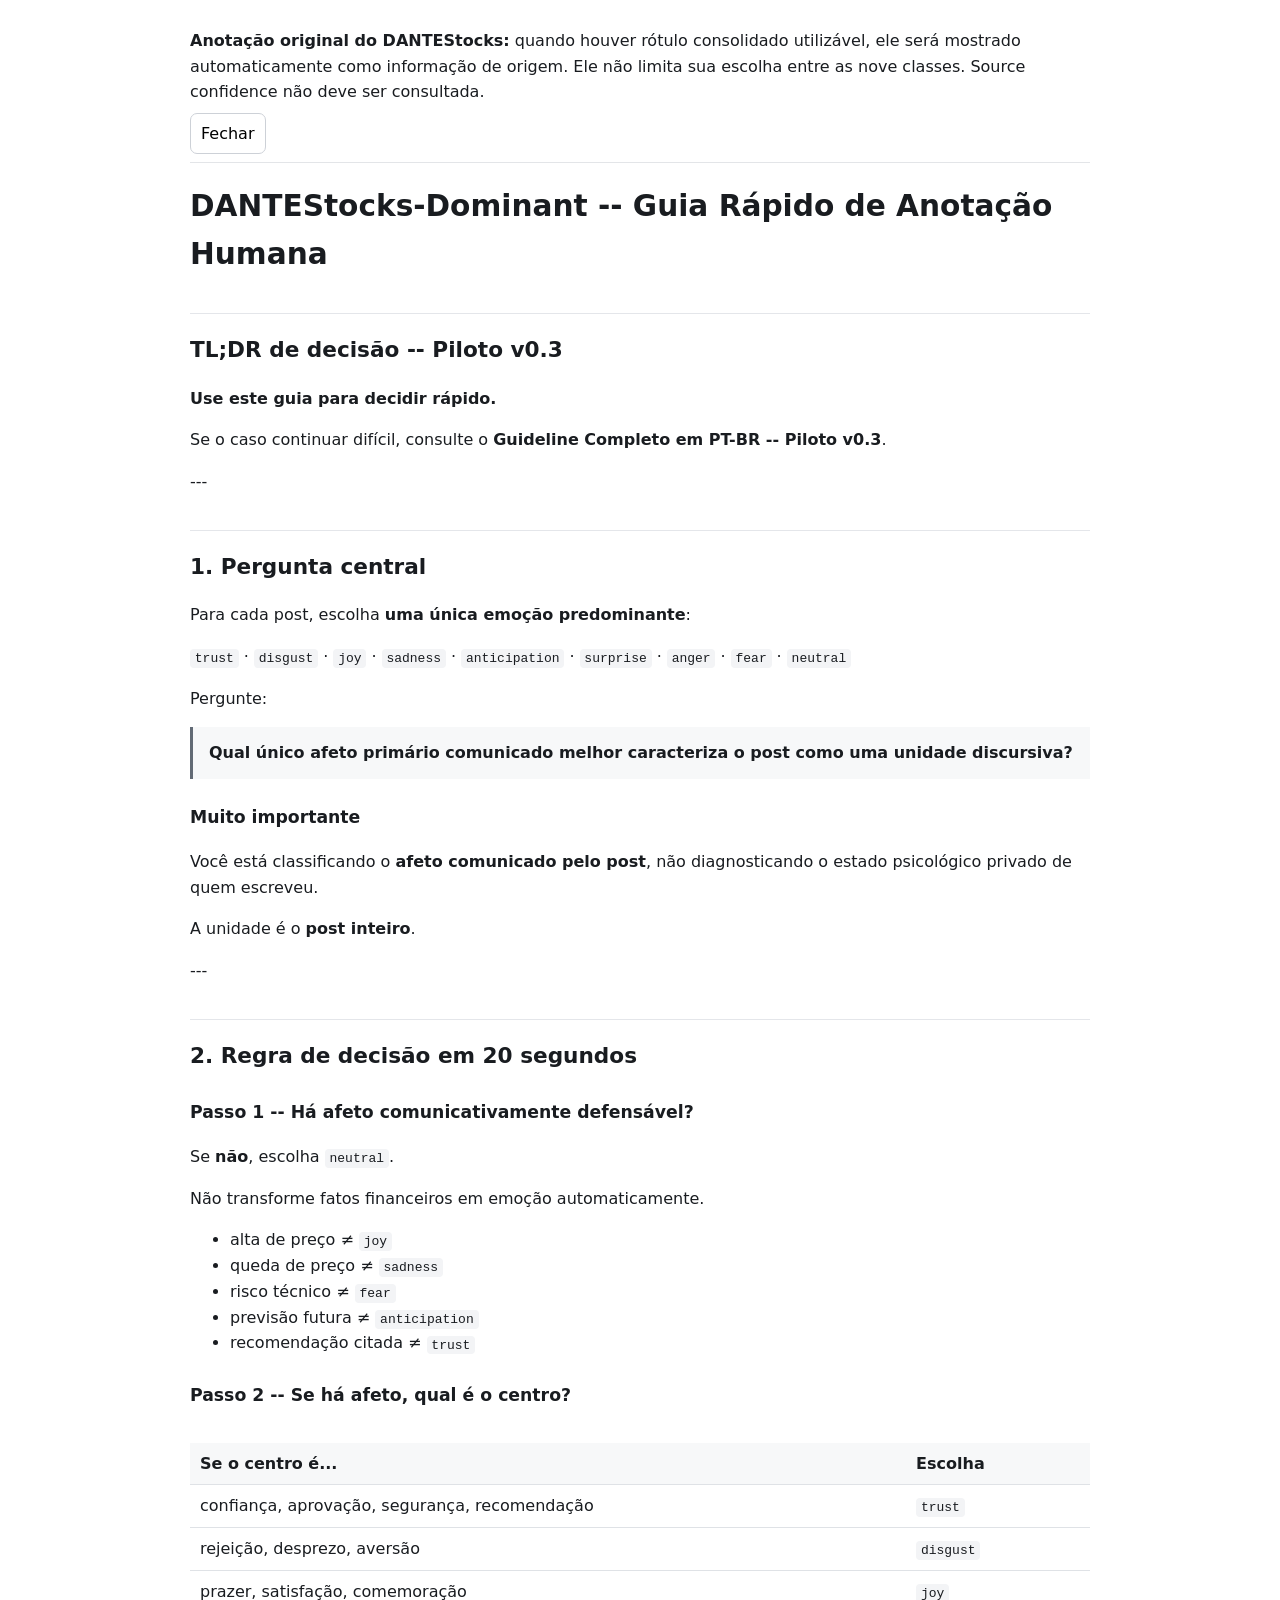
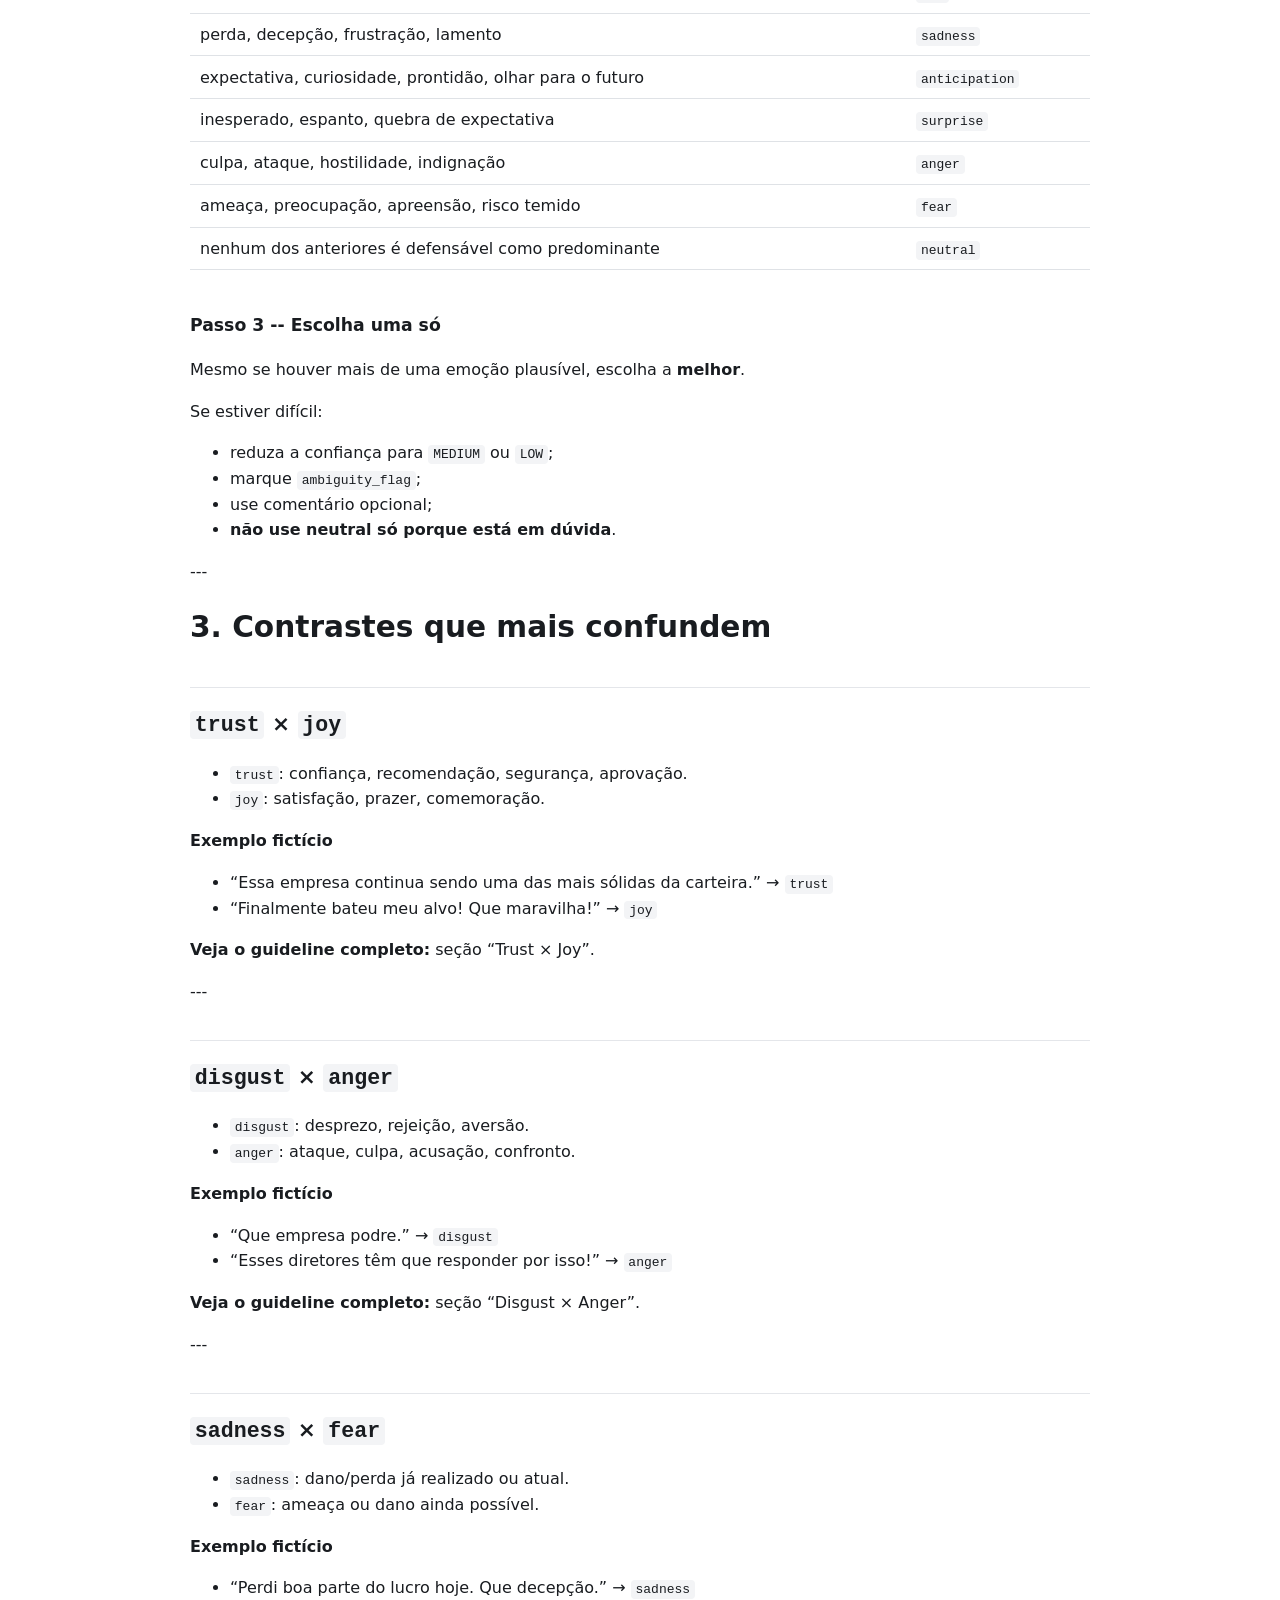
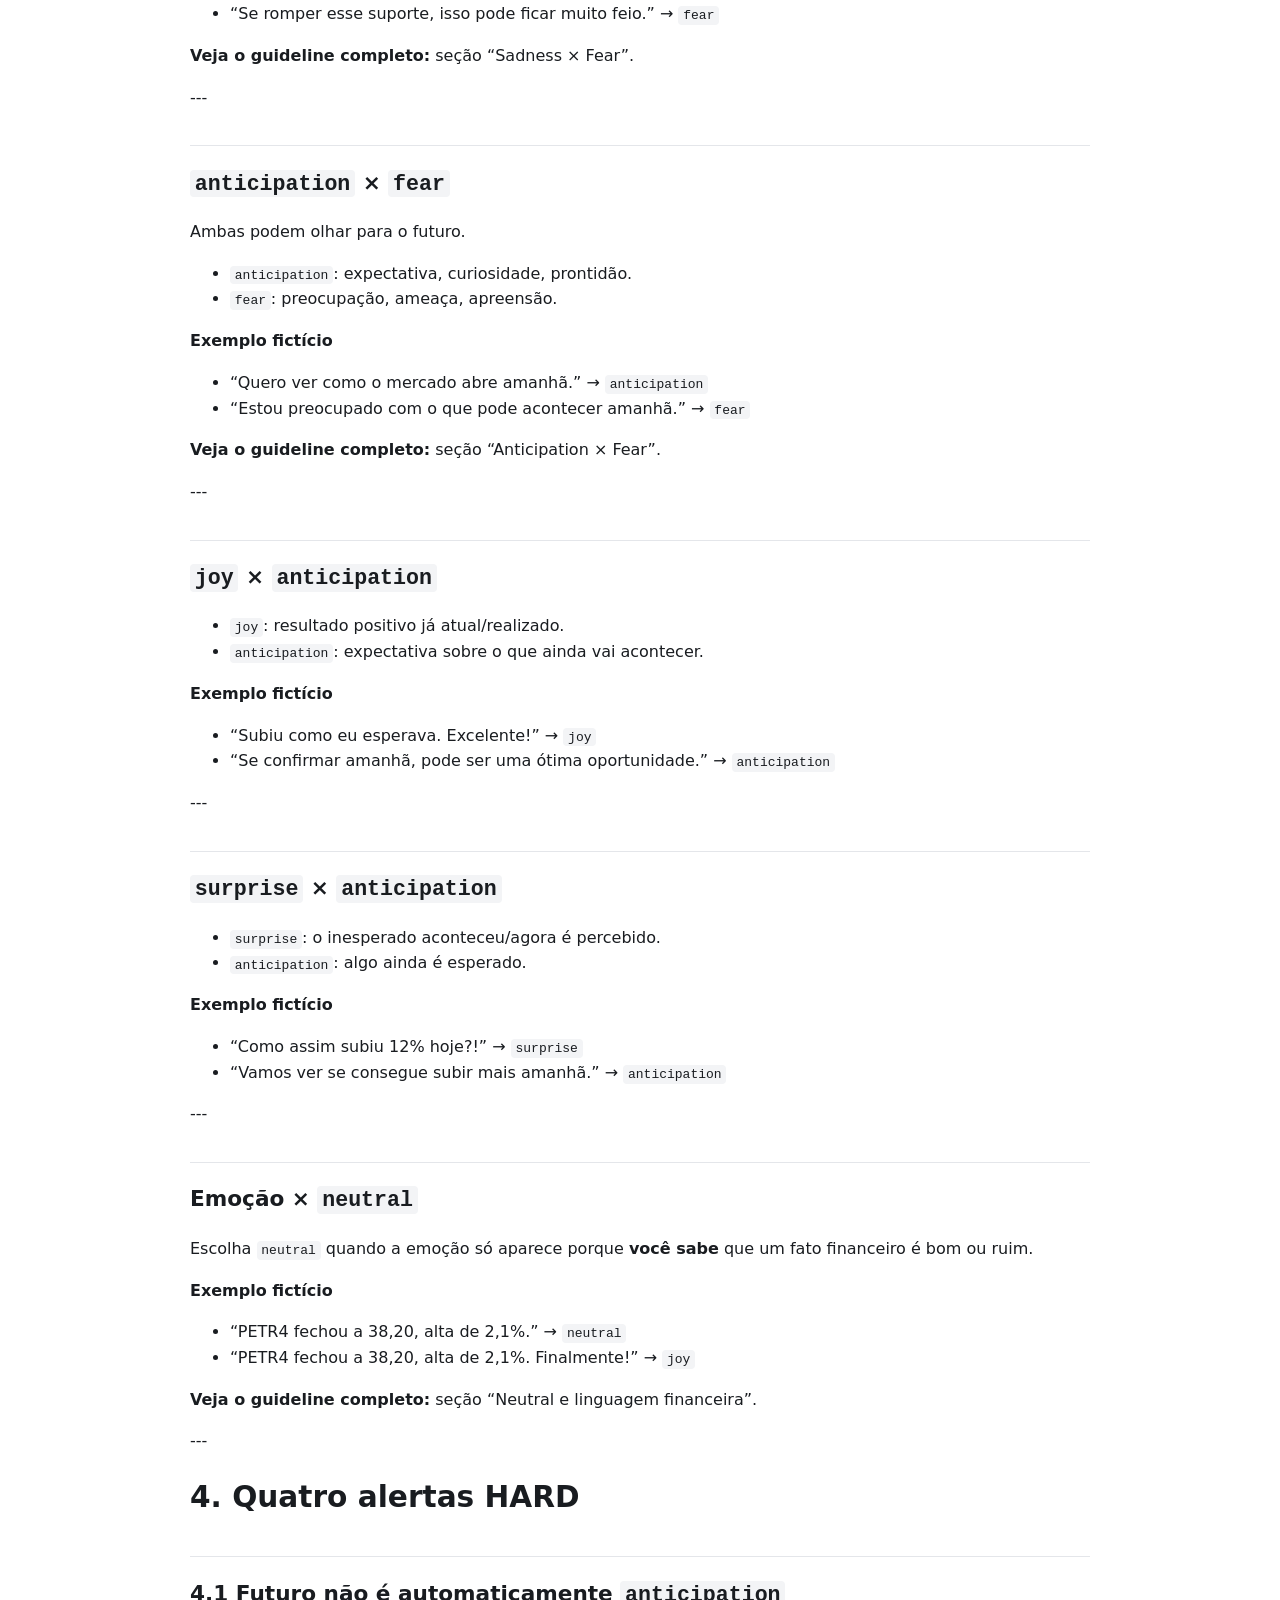
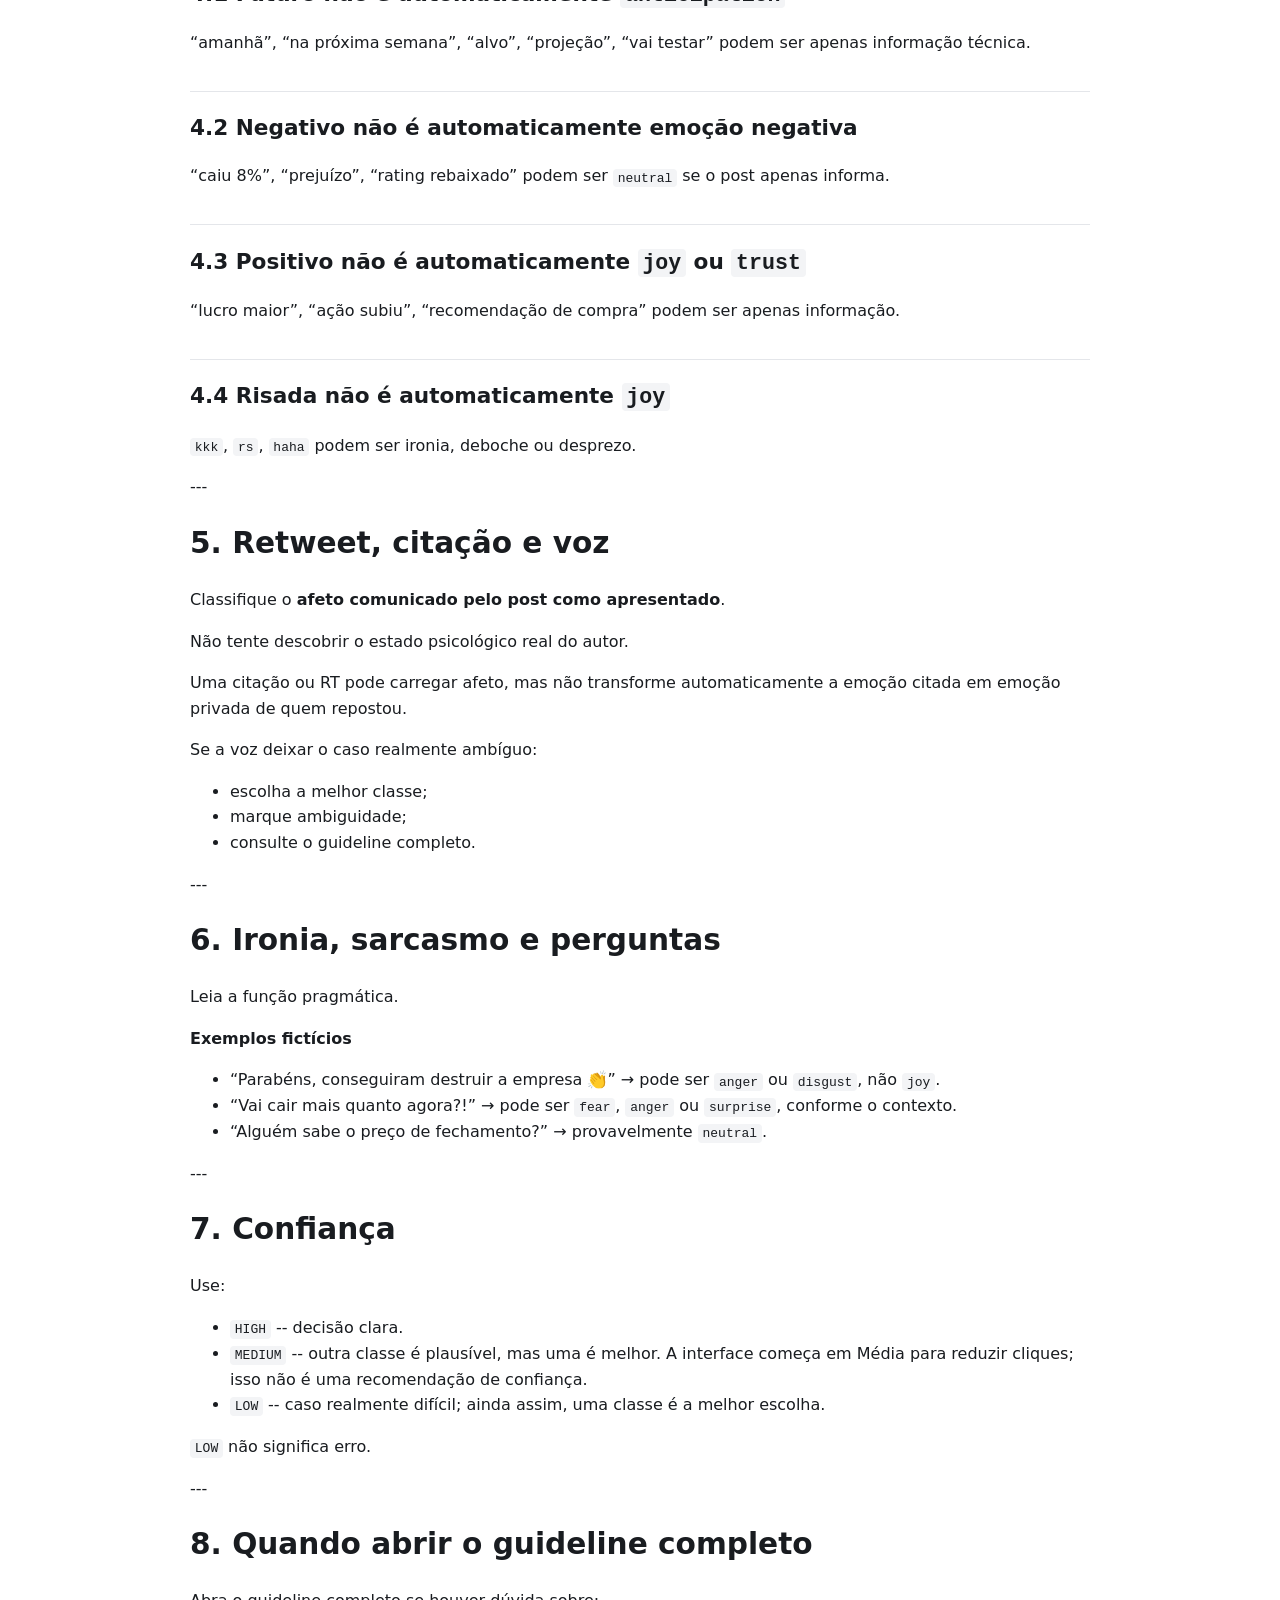
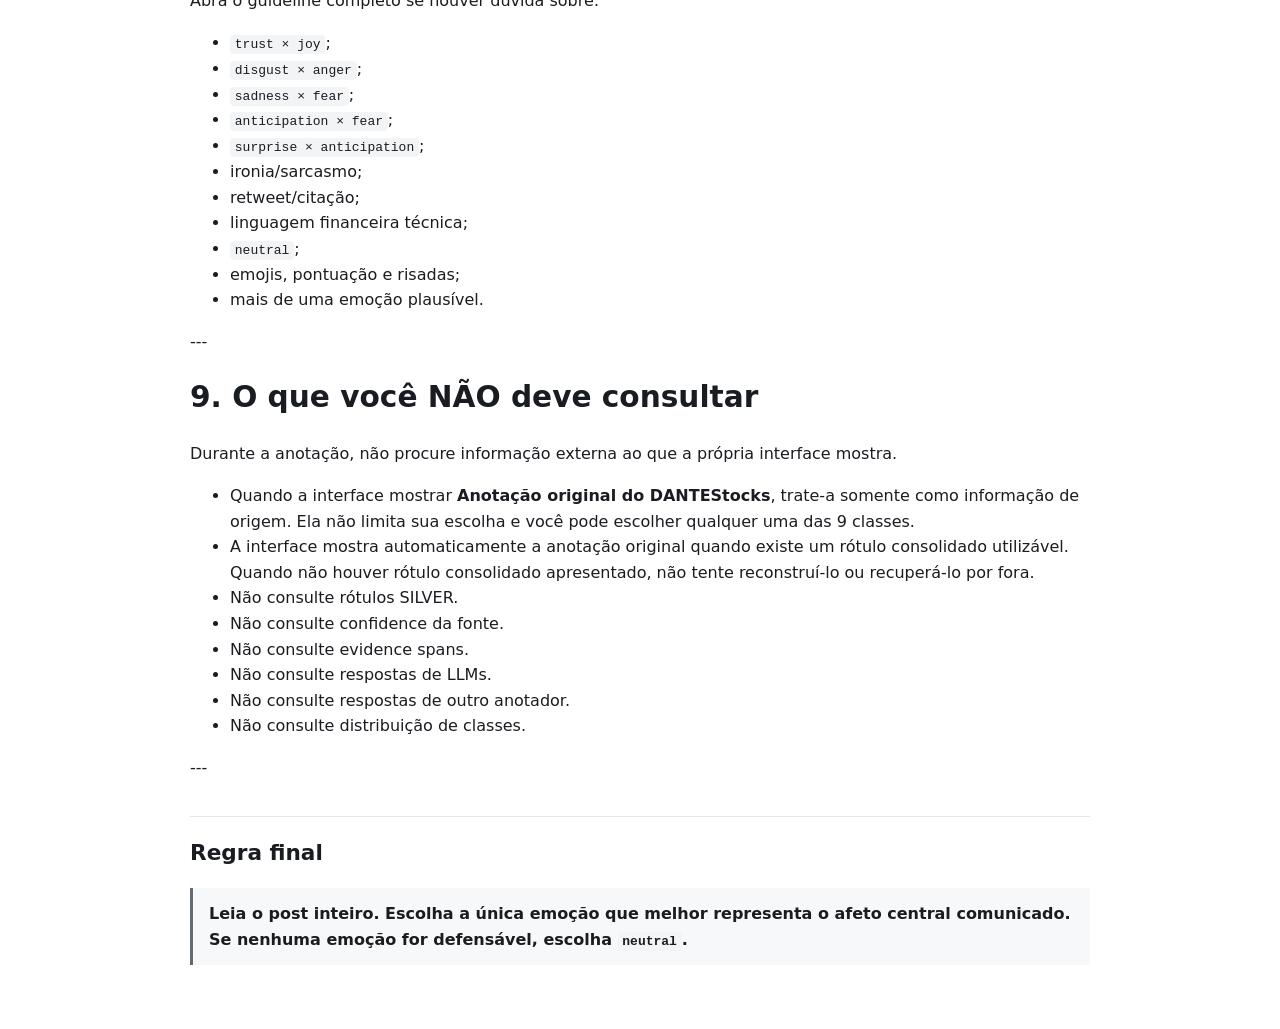
<file: guides/quick.html>
<!doctype html><html lang="pt-BR"><head><meta charset="utf-8"><meta name="viewport" content="width=device-width,initial-scale=1"><title>Guia rápido de anotação</title><style>
:root{font-family:Inter,system-ui,-apple-system,BlinkMacSystemFont,"Segoe UI",sans-serif;color:#191c20;background:#fff}
body{max-width:900px;margin:0 auto;padding:28px 24px 70px;line-height:1.6}h1{font-size:1.85rem}h2{margin-top:2.2rem;font-size:1.35rem;border-top:1px solid #e4e6ea;padding-top:1.2rem}h3{font-size:1.08rem;margin-top:1.6rem}code{background:#f3f4f6;padding:.12rem .3rem;border-radius:4px}pre{background:#f6f7f8;padding:14px;border-radius:8px;overflow:auto}blockquote{margin:1rem 0;padding:.8rem 1rem;border-left:3px solid #626a75;background:#f7f8f9}.table-wrap{overflow:auto}table{width:100%;border-collapse:collapse;margin:1rem 0}th,td{text-align:left;padding:8px 10px;border-bottom:1px solid #dfe2e6}th{background:#f7f8f9}a{color:inherit}.top{position:sticky;top:0;background:rgba(255,255,255,.96);padding:8px 0;border-bottom:1px solid #e3e5e8;margin-bottom:18px}.top button{font:inherit;padding:7px 10px;border:1px solid #cdd1d7;border-radius:7px;background:#fff;cursor:pointer}

html[data-theme="dark"]{
  color:#f3f7fc;
  background:#0c1321;
}
html[data-theme="dark"] body{
  background:#0c1321;
  color:#f3f7fc;
}
html[data-theme="dark"] h1,
html[data-theme="dark"] h2,
html[data-theme="dark"] h3,
html[data-theme="dark"] strong{
  color:#f7faff;
}
html[data-theme="dark"] p,
html[data-theme="dark"] li,
html[data-theme="dark"] td{
  color:#c6d2e3;
}
html[data-theme="dark"] h2{
  border-color:#344861;
}
html[data-theme="dark"] code{
  background:#223149;
  color:#d6e8ff;
}
html[data-theme="dark"] pre{
  background:#121d2f;
  color:#e9f0fa;
  border:1px solid #30435e;
}
html[data-theme="dark"] blockquote{
  background:#14233a;
  color:#e9f0fa;
  border-left-color:#69a7ff;
}
html[data-theme="dark"] table{
  background:#101827;
}
html[data-theme="dark"] th{
  background:#1a273b;
  color:#f3f7fc;
}
html[data-theme="dark"] th,
html[data-theme="dark"] td{
  border-color:#344861;
}
html[data-theme="dark"] a{
  color:#93c5fd;
}
html[data-theme="dark"] .top{
  background:rgba(12,19,33,.97);
  border-color:#344861;
}
html[data-theme="dark"] .top button{
  background:#172236;
  color:#f3f7fc;
  border-color:#3a4d68;
}
html[data-theme="dark"] .top button:hover{
  background:#20304a;
  border-color:#55749b;
}
</style></head><body><div class="callout"><strong>Anotação original do DANTEStocks:</strong> quando houver rótulo consolidado utilizável, ele será mostrado automaticamente como informação de origem. Ele não limita sua escolha entre as nove classes. Source confidence não deve ser consultada.</div><div class="top"><button onclick="window.close()">Fechar</button></div><h1>DANTEStocks-Dominant -- Guia Rápido de Anotação Humana</h1>
<h2>TL;DR de decisão -- Piloto v0.3</h2>

<p><strong>Use este guia para decidir rápido.</strong></p>
<p>Se o caso continuar difícil, consulte o <strong>Guideline Completo em PT-BR -- Piloto v0.3</strong>.</p>

<p>---</p>

<h2>1. Pergunta central</h2>

<p>Para cada post, escolha <strong>uma única emoção predominante</strong>:</p>

<p><code>trust</code> · <code>disgust</code> · <code>joy</code> · <code>sadness</code> · <code>anticipation</code> · <code>surprise</code> · <code>anger</code> · <code>fear</code> · <code>neutral</code></p>

<p>Pergunte:</p>

<blockquote><strong>Qual único afeto primário comunicado melhor caracteriza o post como uma unidade discursiva?</strong></blockquote>

<h3>Muito importante</h3>

<p>Você está classificando o <strong>afeto comunicado pelo post</strong>, não diagnosticando o estado psicológico privado de quem escreveu.</p>

<p>A unidade é o <strong>post inteiro</strong>.</p>

<p>---</p>

<h2>2. Regra de decisão em 20 segundos</h2>

<h3>Passo 1 -- Há afeto comunicativamente defensável?</h3>

<p>Se <strong>não</strong>, escolha <code>neutral</code>.</p>

<p>Não transforme fatos financeiros em emoção automaticamente.</p>

<ul>
<li>alta de preço ≠ <code>joy</code></li>
<li>queda de preço ≠ <code>sadness</code></li>
<li>risco técnico ≠ <code>fear</code></li>
<li>previsão futura ≠ <code>anticipation</code></li>
<li>recomendação citada ≠ <code>trust</code></li>
</ul>

<h3>Passo 2 -- Se há afeto, qual é o centro?</h3>

<div class="table-wrap"><table><thead><tr><th>Se o centro é...</th><th>Escolha</th></tr></thead><tbody>
<tr><td>confiança, aprovação, segurança, recomendação</td><td><code>trust</code></td></tr>
<tr><td>rejeição, desprezo, aversão</td><td><code>disgust</code></td></tr>
<tr><td>prazer, satisfação, comemoração</td><td><code>joy</code></td></tr>
<tr><td>perda, decepção, frustração, lamento</td><td><code>sadness</code></td></tr>
<tr><td>expectativa, curiosidade, prontidão, olhar para o futuro</td><td><code>anticipation</code></td></tr>
<tr><td>inesperado, espanto, quebra de expectativa</td><td><code>surprise</code></td></tr>
<tr><td>culpa, ataque, hostilidade, indignação</td><td><code>anger</code></td></tr>
<tr><td>ameaça, preocupação, apreensão, risco temido</td><td><code>fear</code></td></tr>
<tr><td>nenhum dos anteriores é defensável como predominante</td><td><code>neutral</code></td></tr>
</tbody></table></div>

<h3>Passo 3 -- Escolha uma só</h3>

<p>Mesmo se houver mais de uma emoção plausível, escolha a <strong>melhor</strong>.</p>

<p>Se estiver difícil:</p>
<ul>
<li>reduza a confiança para <code>MEDIUM</code> ou <code>LOW</code>;</li>
<li>marque <code>ambiguity_flag</code>;</li>
<li>use comentário opcional;</li>
<li><strong>não use neutral só porque está em dúvida</strong>.</li>
</ul>

<p>---</p>

<h1>3. Contrastes que mais confundem</h1>

<h2><code>trust</code> × <code>joy</code></h2>

<ul>
<li><code>trust</code>: confiança, recomendação, segurança, aprovação.</li>
<li><code>joy</code>: satisfação, prazer, comemoração.</li>
</ul>

<p><strong>Exemplo fictício</strong></p>
<ul>
<li>“Essa empresa continua sendo uma das mais sólidas da carteira.” → <code>trust</code></li>
<li>“Finalmente bateu meu alvo! Que maravilha!” → <code>joy</code></li>
</ul>

<p><strong>Veja o guideline completo:</strong> seção “Trust × Joy”.</p>

<p>---</p>

<h2><code>disgust</code> × <code>anger</code></h2>

<ul>
<li><code>disgust</code>: desprezo, rejeição, aversão.</li>
<li><code>anger</code>: ataque, culpa, acusação, confronto.</li>
</ul>

<p><strong>Exemplo fictício</strong></p>
<ul>
<li>“Que empresa podre.” → <code>disgust</code></li>
<li>“Esses diretores têm que responder por isso!” → <code>anger</code></li>
</ul>

<p><strong>Veja o guideline completo:</strong> seção “Disgust × Anger”.</p>

<p>---</p>

<h2><code>sadness</code> × <code>fear</code></h2>

<ul>
<li><code>sadness</code>: dano/perda já realizado ou atual.</li>
<li><code>fear</code>: ameaça ou dano ainda possível.</li>
</ul>

<p><strong>Exemplo fictício</strong></p>
<ul>
<li>“Perdi boa parte do lucro hoje. Que decepção.” → <code>sadness</code></li>
<li>“Se romper esse suporte, isso pode ficar muito feio.” → <code>fear</code></li>
</ul>

<p><strong>Veja o guideline completo:</strong> seção “Sadness × Fear”.</p>

<p>---</p>

<h2><code>anticipation</code> × <code>fear</code></h2>

<p>Ambas podem olhar para o futuro.</p>

<ul>
<li><code>anticipation</code>: expectativa, curiosidade, prontidão.</li>
<li><code>fear</code>: preocupação, ameaça, apreensão.</li>
</ul>

<p><strong>Exemplo fictício</strong></p>
<ul>
<li>“Quero ver como o mercado abre amanhã.” → <code>anticipation</code></li>
<li>“Estou preocupado com o que pode acontecer amanhã.” → <code>fear</code></li>
</ul>

<p><strong>Veja o guideline completo:</strong> seção “Anticipation × Fear”.</p>

<p>---</p>

<h2><code>joy</code> × <code>anticipation</code></h2>

<ul>
<li><code>joy</code>: resultado positivo já atual/realizado.</li>
<li><code>anticipation</code>: expectativa sobre o que ainda vai acontecer.</li>
</ul>

<p><strong>Exemplo fictício</strong></p>
<ul>
<li>“Subiu como eu esperava. Excelente!” → <code>joy</code></li>
<li>“Se confirmar amanhã, pode ser uma ótima oportunidade.” → <code>anticipation</code></li>
</ul>

<p>---</p>

<h2><code>surprise</code> × <code>anticipation</code></h2>

<ul>
<li><code>surprise</code>: o inesperado aconteceu/agora é percebido.</li>
<li><code>anticipation</code>: algo ainda é esperado.</li>
</ul>

<p><strong>Exemplo fictício</strong></p>
<ul>
<li>“Como assim subiu 12% hoje?!” → <code>surprise</code></li>
<li>“Vamos ver se consegue subir mais amanhã.” → <code>anticipation</code></li>
</ul>

<p>---</p>

<h2>Emoção × <code>neutral</code></h2>

<p>Escolha <code>neutral</code> quando a emoção só aparece porque <strong>você sabe</strong> que um fato financeiro é bom ou ruim.</p>

<p><strong>Exemplo fictício</strong></p>
<ul>
<li>“PETR4 fechou a 38,20, alta de 2,1%.” → <code>neutral</code></li>
<li>“PETR4 fechou a 38,20, alta de 2,1%. Finalmente!” → <code>joy</code></li>
</ul>

<p><strong>Veja o guideline completo:</strong> seção “Neutral e linguagem financeira”.</p>

<p>---</p>

<h1>4. Quatro alertas HARD</h1>

<h2>4.1 Futuro não é automaticamente <code>anticipation</code></h2>

<p>“amanhã”, “na próxima semana”, “alvo”, “projeção”, “vai testar” podem ser apenas informação técnica.</p>

<h2>4.2 Negativo não é automaticamente emoção negativa</h2>

<p>“caiu 8%”, “prejuízo”, “rating rebaixado” podem ser <code>neutral</code> se o post apenas informa.</p>

<h2>4.3 Positivo não é automaticamente <code>joy</code> ou <code>trust</code></h2>

<p>“lucro maior”, “ação subiu”, “recomendação de compra” podem ser apenas informação.</p>

<h2>4.4 Risada não é automaticamente <code>joy</code></h2>

<p><code>kkk</code>, <code>rs</code>, <code>haha</code> podem ser ironia, deboche ou desprezo.</p>

<p>---</p>

<h1>5. Retweet, citação e voz</h1>

<p>Classifique o <strong>afeto comunicado pelo post como apresentado</strong>.</p>

<p>Não tente descobrir o estado psicológico real do autor.</p>

<p>Uma citação ou RT pode carregar afeto, mas não transforme automaticamente a emoção citada em emoção privada de quem repostou.</p>

<p>Se a voz deixar o caso realmente ambíguo:</p>
<ul>
<li>escolha a melhor classe;</li>
<li>marque ambiguidade;</li>
<li>consulte o guideline completo.</li>
</ul>

<p>---</p>

<h1>6. Ironia, sarcasmo e perguntas</h1>

<p>Leia a função pragmática.</p>

<p><strong>Exemplos fictícios</strong></p>
<ul>
<li>“Parabéns, conseguiram destruir a empresa 👏” → pode ser <code>anger</code> ou <code>disgust</code>, não <code>joy</code>.</li>
<li>“Vai cair mais quanto agora?!” → pode ser <code>fear</code>, <code>anger</code> ou <code>surprise</code>, conforme o contexto.</li>
<li>“Alguém sabe o preço de fechamento?” → provavelmente <code>neutral</code>.</li>
</ul>

<p>---</p>

<h1>7. Confiança</h1>

<p>Use:</p>

<ul>
<li><code>HIGH</code> -- decisão clara.</li>
<li><code>MEDIUM</code> -- outra classe é plausível, mas uma é melhor. A interface começa em Média para reduzir cliques; isso não é uma recomendação de confiança.</li>
<li><code>LOW</code> -- caso realmente difícil; ainda assim, uma classe é a melhor escolha.</li>
</ul>

<p><code>LOW</code> não significa erro.</p>

<p>---</p>

<h1>8. Quando abrir o guideline completo</h1>

<p>Abra o guideline completo se houver dúvida sobre:</p>

<ul>
<li><code>trust × joy</code>;</li>
<li><code>disgust × anger</code>;</li>
<li><code>sadness × fear</code>;</li>
<li><code>anticipation × fear</code>;</li>
<li><code>surprise × anticipation</code>;</li>
<li>ironia/sarcasmo;</li>
<li>retweet/citação;</li>
<li>linguagem financeira técnica;</li>
<li><code>neutral</code>;</li>
<li>emojis, pontuação e risadas;</li>
<li>mais de uma emoção plausível.</li>
</ul>

<p>---</p>

<h1>9. O que você NÃO deve consultar</h1>

<p>Durante a anotação, não procure informação externa ao que a própria interface mostra.</p>

<ul>
<li>Quando a interface mostrar <strong>Anotação original do DANTEStocks</strong>, trate-a somente como informação de origem. Ela não limita sua escolha e você pode escolher qualquer uma das 9 classes.</li>
<li>A interface mostra automaticamente a anotação original quando existe um rótulo consolidado utilizável. Quando não houver rótulo consolidado apresentado, não tente reconstruí-lo ou recuperá-lo por fora.</li>
<li>Não consulte rótulos SILVER.</li>
<li>Não consulte confidence da fonte.</li>
<li>Não consulte evidence spans.</li>
<li>Não consulte respostas de LLMs.</li>
<li>Não consulte respostas de outro anotador.</li>
<li>Não consulte distribuição de classes.</li>
</ul>

<p>---</p>

<h2>Regra final</h2>

<blockquote><strong>Leia o post inteiro. Escolha a única emoção que melhor representa o afeto central comunicado. Se nenhuma emoção for defensável, escolha <code>neutral</code>.</strong></blockquote></body></html>
</file>
<file: styles.css>
:root{
  --page:#eef2f7;
  --page-accent:#e7edf6;
  --surface:#ffffff;
  --surface-2:#f8fafc;
  --surface-3:#eef3f8;
  --text:#111827;
  --text-2:#334155;
  --text-3:#64748b;
  --border:#cbd5e1;
  --border-strong:#94a3b8;
  --accent:#2563eb;
  --accent-hover:#1d4ed8;
  --accent-soft:#eff6ff;
  --accent-border:#93c5fd;
  --selected:#eaf2ff;
  --selected-2:#dbeafe;
  --success:#15803d;
  --warning-bg:#fff7ed;
  --warning-text:#9a3412;
  --warning-border:#fdba74;
  --shadow:0 12px 30px rgba(15,23,42,.08);
  --shadow-soft:0 5px 16px rgba(15,23,42,.05);
  --focus:0 0 0 3px rgba(37,99,235,.22);
  --radius:14px;
  --radius-lg:18px;
  font-family:Inter,ui-sans-serif,system-ui,-apple-system,BlinkMacSystemFont,"Segoe UI",sans-serif;
  color-scheme:light;
}

html[data-theme="dark"]{
  --page:#08111f;
  --page-accent:#0d1726;
  --surface:#0f1a2a;
  --surface-2:#142236;
  --surface-3:#1b2b42;
  --text:#f8fafc;
  --text-2:#d9e2ef;
  --text-3:#aebed2;
  --border:#33455e;
  --border-strong:#50647e;
  --accent:#60a5fa;
  --accent-hover:#93c5fd;
  --accent-soft:#112d4f;
  --accent-border:#3b82f6;
  --selected:#193b67;
  --selected-2:#214a7f;
  --success:#4ade80;
  --warning-bg:#3a2614;
  --warning-text:#fed7aa;
  --warning-border:#8a5b24;
  --shadow:0 16px 38px rgba(0,0,0,.30);
  --shadow-soft:0 6px 18px rgba(0,0,0,.22);
  --focus:0 0 0 3px rgba(96,165,250,.28);
  color-scheme:dark;
}

*{box-sizing:border-box}
html,body{margin:0;min-height:100%;background:var(--page);color:var(--text)}
body{min-height:100vh}
button,input,textarea{font:inherit}
button{color:inherit}
a{color:var(--accent);text-underline-offset:2px}
.hidden{display:none!important}

.app-header{position:sticky;top:0;z-index:40;background:var(--page);border-bottom:1px solid var(--border)}
.header-inner{max-width:1540px;margin:0 auto;min-height:64px;padding:10px 18px;display:flex;align-items:center;justify-content:space-between;gap:18px}
.brand-block{display:flex;align-items:center;gap:11px;min-width:0}
.brand-mark{display:grid;place-items:center;width:36px;height:36px;border-radius:10px;background:var(--accent);color:#fff;font-weight:900;box-shadow:var(--shadow-soft)}
.brand{font-size:.96rem;font-weight:850;letter-spacing:-.015em;color:var(--text)}
.brand-sub{margin-top:2px;font-size:.75rem;color:var(--text-3)}
.header-status{display:flex;align-items:center;gap:8px;flex-wrap:wrap;justify-content:flex-end}
.status-readout{display:flex;flex-direction:column;justify-content:center;min-width:106px;height:44px;padding:6px 10px;border:1px solid var(--border);border-radius:11px;background:var(--surface)}
.status-readout span{font-size:.62rem;font-weight:850;letter-spacing:.08em;text-transform:uppercase;color:var(--text-3)}
.status-readout strong{font-size:.84rem;color:var(--text);line-height:1.15}
.status-save{min-width:142px}

.page-shell{max-width:1540px;margin:0 auto;padding:18px 18px 28px}

.toolbar-btn,.secondary-btn,.file-btn,.primary-btn,.text-btn{border:0;cursor:pointer;text-decoration:none}
.toolbar-btn,.secondary-btn,.file-btn{display:inline-flex;align-items:center;justify-content:center;min-height:38px;padding:8px 12px;border:1px solid var(--border);border-radius:10px;background:var(--surface);color:var(--text-2);font-weight:700;transition:background .12s ease,border-color .12s ease,transform .12s ease}
.toolbar-btn:hover,.secondary-btn:hover,.file-btn:hover{background:var(--surface-3);border-color:var(--border-strong)}
.toolbar-btn:focus-visible,.secondary-btn:focus-visible,.file-btn:focus-within,.primary-btn:focus-visible,.text-btn:focus-visible,.annotator-profile:focus-visible,.emotion-card:focus-within,.segment:focus-within,.ambiguity-toggle:focus-within{outline:none;box-shadow:var(--focus)}
.primary-btn{display:inline-flex;align-items:center;justify-content:center;min-height:40px;padding:9px 15px;border-radius:10px;background:var(--accent);color:#fff;font-weight:850;box-shadow:0 7px 18px rgba(37,99,235,.22);transition:background .12s ease,transform .12s ease,box-shadow .12s ease}
.primary-btn:hover{background:var(--accent-hover);transform:translateY(-1px)}
.primary-btn:disabled{opacity:.48;cursor:not-allowed;transform:none;box-shadow:none}
.file-btn input{display:none}
.text-btn{padding:0;background:transparent;color:var(--accent);font-weight:700;text-decoration:underline;text-underline-offset:2px}
.theme-toggle{font-weight:800;min-width:88px}

/* Setup screen */
.setup-shell{max-width:1120px;margin:20px auto;background:var(--surface);border:1px solid var(--border);border-radius:18px;padding:24px;box-shadow:var(--shadow)}
.setup-heading{padding-bottom:18px;border-bottom:1px solid var(--border)}
.kicker,.panel-kicker,.question-kicker,.reading-label{font-size:.67rem;font-weight:900;letter-spacing:.1em;text-transform:uppercase;color:var(--text-3)}
.setup-heading h1,.finish-shell h1{margin:5px 0 7px;font-size:1.72rem;line-height:1.12;letter-spacing:-.03em}
.setup-heading p{margin:0;max-width:720px;color:var(--text-2);line-height:1.55}
.setup-grid{display:grid;grid-template-columns:1fr 1.08fr;gap:14px;margin-top:16px}
.setup-panel{border:1px solid var(--border);border-radius:14px;background:var(--surface-2);padding:17px}
.setup-panel-head{display:flex;align-items:flex-start;justify-content:space-between;gap:14px}
.setup-panel h2{margin:3px 0 8px;font-size:1.04rem;line-height:1.25}
.setup-panel p{margin:0;color:var(--text-2);font-size:.9rem;line-height:1.5}
.status-badge{display:inline-flex;align-items:center;white-space:nowrap;padding:5px 9px;border-radius:999px;border:1px solid var(--border);font-size:.72rem;font-weight:850;background:var(--surface);color:var(--text-2)}
.status-badge.pending{background:var(--warning-bg);border-color:var(--warning-border);color:var(--warning-text)}
.status-badge.active{background:color-mix(in srgb,var(--success) 12%,var(--surface));border-color:color-mix(in srgb,var(--success) 35%,var(--border));color:var(--success)}
.status-badge.internal,.status-badge.neutral{background:var(--surface-3);color:var(--text-2)}
.setup-actions{display:flex;align-items:center;gap:10px;flex-wrap:wrap;margin-top:14px}
.support-copy{font-size:.78rem;line-height:1.35;color:var(--text-3)}
.annotator-profiles{display:grid;grid-template-columns:repeat(3,minmax(0,1fr));gap:8px;margin-top:10px}
.annotator-profile{display:flex;align-items:center;gap:9px;min-width:0;padding:10px;border:1px solid var(--border);border-radius:11px;background:var(--surface);text-align:left;cursor:pointer;transition:.12s ease}
.annotator-profile:hover{border-color:var(--border-strong);background:var(--surface-3)}
.annotator-profile.selected{border-color:var(--accent);background:var(--accent-soft);box-shadow:inset 0 0 0 1px var(--accent)}
.profile-id{display:grid;place-items:center;flex:0 0 auto;width:34px;height:34px;border-radius:9px;background:var(--surface-3);border:1px solid var(--border);font-weight:900;color:var(--text-2)}
.annotator-profile.selected .profile-id{background:var(--accent);border-color:var(--accent);color:#fff}
.profile-copy{display:flex;flex-direction:column;min-width:0;gap:2px}
.profile-copy strong{font-size:.84rem;color:var(--text)}
.profile-copy small{font-size:.71rem;color:var(--text-3);white-space:nowrap;overflow:hidden;text-overflow:ellipsis}
.start-btn{width:100%;margin-top:12px}
.resume-box{margin-top:14px;padding:12px 14px;border:1px solid var(--accent-border);border-left:4px solid var(--accent);border-radius:11px;background:var(--accent-soft);color:var(--text)}
.resume-box strong{display:block;color:var(--text);margin-bottom:3px}
.resume-box .small{color:var(--text-2);font-size:.82rem}
.setup-footer-row{display:flex;align-items:flex-start;justify-content:space-between;gap:14px;margin-top:14px}
.recovery-panel{flex:1;border:1px solid var(--border);border-radius:11px;background:var(--surface-2);overflow:hidden}
.recovery-panel summary{cursor:pointer;padding:11px 13px;font-size:.83rem;font-weight:750;color:var(--text-2)}
.recovery-panel[open] summary{border-bottom:1px solid var(--border)}
.recovery-content{padding:12px 13px}
.recovery-content p{margin:0 0 10px;color:var(--text-2);font-size:.82rem}
.guide-links{display:flex;gap:10px;align-items:center;flex-wrap:wrap;padding:10px 0;font-size:.82rem;color:var(--text-3)}
.guide-links span{font-weight:800;color:var(--text-2)}

/* Annotation workspace */
.workspace{max-width:1320px;margin:0 auto}
.annotation-surface{background:var(--surface);border:1px solid var(--border);border-radius:16px;box-shadow:var(--shadow);overflow:hidden}
.task-toolbar{min-height:48px;padding:8px 12px;border-bottom:1px solid var(--border);display:flex;align-items:center;justify-content:space-between;gap:12px;background:var(--surface-2)}
.task-id-block{display:flex;align-items:center;gap:10px;min-width:0}
.task-id-block strong{font-size:.8rem;color:var(--text)}
.task-id-block span{font:650 .68rem ui-monospace,SFMono-Regular,Consolas,monospace;color:var(--text-3);white-space:nowrap;overflow:hidden;text-overflow:ellipsis;max-width:430px}
.task-tools{display:flex;align-items:center;gap:6px;flex-wrap:wrap;justify-content:flex-end}
.task-tools .toolbar-btn{min-height:32px;padding:6px 9px;font-size:.76rem}

.reading-zone{margin:14px 14px 10px;padding:13px 16px 15px;border:1px solid var(--border-strong);border-radius:12px;background:var(--surface);box-shadow:var(--shadow-soft);position:relative}
.reading-zone::before{content:"";position:absolute;left:-1px;top:-1px;bottom:-1px;width:4px;border-radius:12px 0 0 12px;background:var(--accent)}
.reading-label{margin-bottom:7px;color:var(--text-3)}
.post-text{font-size:1.16rem;line-height:1.62;font-weight:560;letter-spacing:-.008em;color:var(--text);white-space:pre-wrap;max-height:126px;overflow:auto;padding-right:6px}
.post-text::selection{background:var(--selected-2);color:var(--text)}

.source-panel{margin:0 14px 10px;padding:10px 12px;border:1px solid color-mix(in srgb,var(--accent) 35%,var(--border));border-radius:11px;background:var(--accent-soft);display:grid;grid-template-columns:minmax(190px,.9fr) minmax(0,1.3fr);gap:10px;align-items:center}
.source-copy{display:flex;flex-direction:column;gap:2px}
.source-copy strong{font-size:.82rem;color:var(--text)}
.source-copy span,.source-note{font-size:.73rem;line-height:1.35;color:var(--text-2)}
.source-labels{display:flex;gap:6px;flex-wrap:wrap;justify-content:flex-start}
.source-chip{display:inline-flex;align-items:center;padding:5px 8px;border-radius:999px;border:1px solid var(--accent-border);background:var(--surface);color:var(--text-2);font-size:.73rem;font-weight:750}
.source-note:empty{display:none}

.question-block{margin:0 14px 8px;padding:0 0 9px;border-bottom:1px solid var(--border);display:flex;align-items:end;justify-content:space-between;gap:14px}
.question{margin:2px 0 0;font-size:1.12rem;line-height:1.2;letter-spacing:-.02em;color:var(--text)}
.question-sub{margin:0;max-width:420px;font-size:.78rem;line-height:1.35;color:var(--text-3);text-align:right}

.emotion-grid{display:grid;grid-template-columns:repeat(3,minmax(0,1fr));gap:7px;margin:0 14px}
.emotion-card{position:relative;display:flex;flex-direction:column;justify-content:center;min-height:75px;padding:10px 12px 9px;border:1px solid var(--border);border-radius:11px;background:var(--surface-2);cursor:pointer;transition:background .12s ease,border-color .12s ease,box-shadow .12s ease,transform .12s ease}
.emotion-card:hover{border-color:var(--border-strong);background:var(--surface-3)}
.emotion-card.selected{border-color:var(--accent);background:var(--selected);box-shadow:inset 0 0 0 1px var(--accent),0 5px 14px rgba(37,99,235,.10)}
.emotion-card.selected::after{content:"✓";position:absolute;right:9px;bottom:8px;display:grid;place-items:center;width:20px;height:20px;border-radius:999px;background:var(--accent);color:#fff;font-size:.72rem;font-weight:900}
.emotion-card input,.segment input{position:absolute;opacity:0;pointer-events:none}
.emotion-top{display:flex;align-items:center;justify-content:space-between;gap:8px}
.emotion-name{font-size:.9rem;font-weight:850;color:var(--text);letter-spacing:-.01em}
.emotion-meta{display:inline-flex;align-items:center;gap:4px;font:750 .62rem ui-monospace,SFMono-Regular,Consolas,monospace;color:var(--text-3)}
.emotion-key{display:inline-grid;place-items:center;min-width:18px;height:18px;padding:0 4px;border:1px solid var(--border);border-radius:5px;background:var(--surface);color:var(--text-2);font-size:.62rem;font-weight:900}
.emotion-micro{margin-top:5px;padding-right:20px;font-size:.74rem;line-height:1.3;color:var(--text-3)}

.decision-hint{margin:8px 14px 0;padding:10px 12px;border:1px solid var(--border);border-radius:11px;background:var(--surface-2)}
.decision-hint.is-empty{padding:8px 11px;background:transparent;border-style:dashed}
.hint-empty{font-size:.76rem;color:var(--text-3)}
.hint-header{display:flex;align-items:center;justify-content:space-between;gap:10px;margin-bottom:7px}
.hint-header strong{font-size:.83rem;color:var(--text)}
.hint-header span{font:750 .63rem ui-monospace,SFMono-Regular,Consolas,monospace;color:var(--text-3)}
.hint-grid{display:grid;grid-template-columns:1.05fr 1fr 1fr;gap:10px}
.hint-cell{font-size:.74rem;line-height:1.35;color:var(--text-2)}
.hint-cell b{display:block;margin-bottom:2px;font-size:.65rem;letter-spacing:.05em;text-transform:uppercase;color:var(--text-3)}

.decision-meta{margin:8px 14px 0;padding:9px 11px 10px;border-top:1px solid var(--border);display:grid;grid-template-columns:auto auto auto;gap:12px;align-items:center}
.confidence-block{display:flex;align-items:center;gap:10px;min-width:0}
.meta-heading{display:flex;flex-direction:column;gap:1px;min-width:98px}
.meta-heading strong{font-size:.77rem;color:var(--text)}
.meta-heading span{font-size:.64rem;color:var(--text-3)}
.segmented{display:flex;gap:6px}
.segment{position:relative;display:inline-flex;align-items:center;gap:5px;justify-content:center;min-width:68px;min-height:34px;padding:6px 9px;border:1px solid var(--border);border-radius:9px;background:var(--surface);color:var(--text-2);font-size:.8rem;cursor:pointer}
.segment:hover{background:var(--surface-3)}
.segment.selected{border-color:var(--accent);background:var(--selected);color:var(--text);box-shadow:inset 0 0 0 1px var(--accent)}
.default-note{font-size:.58rem;font-weight:800;color:var(--text-3)}
.ambiguity-toggle{display:flex;align-items:center;gap:8px;min-height:36px;padding:7px 10px;border:1px solid var(--border);border-radius:9px;background:var(--surface);color:var(--text-2);font-size:.78rem;cursor:pointer}
.ambiguity-toggle input{width:16px;height:16px;margin:0;accent-color:var(--accent)}
.comment{grid-column:1/-1;width:100%;min-height:64px;padding:9px 10px;border:1px solid var(--border);border-radius:9px;background:var(--surface);color:var(--text);resize:vertical}
.shortcut-strip{display:flex;align-items:center;gap:12px;flex-wrap:wrap;margin-top:6px;padding:8px 14px 10px;border-top:1px solid var(--border);background:var(--surface-2);font-size:.68rem;color:var(--text-3)}
.shortcut-strip span{display:inline-flex;align-items:center;gap:5px}
.shortcut-strip #snapshotStatus{margin-left:auto}
kbd{display:inline-flex;align-items:center;justify-content:center;min-width:34px;height:20px;padding:2px 5px;border:1px solid var(--border);border-bottom-color:var(--border-strong);border-radius:5px;background:var(--surface);color:var(--text-2);font:800 .6rem ui-monospace,SFMono-Regular,Consolas,monospace}

.action-bar{position:sticky;bottom:0;z-index:25;margin-top:8px;padding:9px 10px;display:flex;align-items:center;justify-content:space-between;gap:10px;border:1px solid var(--border);border-radius:12px;background:color-mix(in srgb,var(--surface) 94%,transparent);backdrop-filter:blur(10px);box-shadow:0 10px 26px rgba(15,23,42,.12)}
.action-right{display:flex;gap:7px;align-items:center}
.save-next-btn{min-width:178px;font-weight:900}

.finish-shell{max-width:760px;margin:40px auto;padding:24px;border:1px solid var(--border);border-radius:16px;background:var(--surface);box-shadow:var(--shadow)}
.finish-shell p{color:var(--text-2)}
.finish-actions{display:flex;gap:8px;flex-wrap:wrap;margin-top:16px}

.modal{position:fixed;inset:0;z-index:60;padding:3vh 3vw;background:rgba(2,6,23,.56);backdrop-filter:blur(4px)}
.modal-shell{height:94vh;max-width:1080px;margin:0 auto;display:flex;flex-direction:column;overflow:hidden;border:1px solid var(--border);border-radius:16px;background:var(--surface);box-shadow:0 28px 60px rgba(0,0,0,.28)}
.modal-head{display:flex;align-items:center;justify-content:space-between;padding:10px 12px;border-bottom:1px solid var(--border)}
.modal iframe{width:100%;flex:1;border:0;background:var(--surface)}

html[data-theme="dark"] .primary-btn{color:#07111f}
html[data-theme="dark"] .brand-mark{color:#07111f}
html[data-theme="dark"] .emotion-card.selected::after{color:#07111f}
html[data-theme="dark"] .reading-zone{background:#111e30}
html[data-theme="dark"] .source-chip{background:#142236}
html[data-theme="dark"] .resume-box{background:#102d4b}
html[data-theme="dark"] .action-bar{background:rgba(15,26,42,.96)}

@media (max-width:1080px){
  .setup-grid{grid-template-columns:1fr}
  .question-block{align-items:flex-start;flex-direction:column}
  .question-sub{text-align:left;max-width:none}
  .decision-meta{grid-template-columns:1fr 1fr}
  .confidence-block{grid-column:1/-1}
}

@media (max-width:820px){
  .header-inner{align-items:flex-start;flex-direction:column}
  .header-status{width:100%;justify-content:flex-start}
  .status-readout{flex:1}
  .page-shell{padding:12px}
  .setup-shell{margin:4px auto;padding:16px}
  .annotator-profiles{grid-template-columns:1fr}
  .setup-footer-row{flex-direction:column}
  .guide-links{padding:0}
  .task-toolbar{align-items:flex-start;flex-direction:column}
  .task-tools{justify-content:flex-start}
  .emotion-grid{grid-template-columns:repeat(2,minmax(0,1fr))}
  .source-panel{grid-template-columns:1fr}
  .hint-grid{grid-template-columns:1fr}
  .decision-meta{grid-template-columns:1fr}
  .confidence-block{align-items:flex-start;flex-direction:column}
  .shortcut-strip #snapshotStatus{margin-left:0;width:100%}
}

@media (max-width:560px){
  .emotion-grid{grid-template-columns:1fr}
  .action-bar{align-items:stretch;flex-direction:column}
  .action-right{display:grid;grid-template-columns:1fr 1.4fr}
  .action-bar>*{width:100%}
  .secondary-btn,.primary-btn{width:100%}
  .task-id-block{align-items:flex-start;flex-direction:column;gap:3px}
}


/* Protocol v1.0 - source provenance is structurally present on every task. */
.source-panel.is-unavailable{
  background:var(--layer-1);
  border-color:var(--border);
}
.source-panel.is-unavailable .source-copy strong{color:var(--text);}
.source-panel.is-unavailable .source-copy span{color:var(--text-2);}
.source-chip-empty{
  background:var(--layer-2);
  color:var(--text-2);
  border-style:dashed;
  font-weight:650;
}


/* v1.1 annotation workbench hierarchy */
:root{
  --reading-bg:#fffdf8;
  --reading-border:#a9b7c9;
  --provenance-bg:#f7f9fc;
  --provenance-border:#d7dee8;
  --insight-bg:#edf5ff;
  --insight-border:#2563eb;
  --stage-rule:#dde4ed;
}
html[data-theme="dark"]{
  --reading-bg:#0b1727;
  --reading-border:#526781;
  --provenance-bg:#101c2c;
  --provenance-border:#2d415a;
  --insight-bg:#10294a;
  --insight-border:#60a5fa;
  --stage-rule:#293b52;
}

.workspace{max-width:1220px;margin:0 auto}
.annotation-surface{border-radius:15px;overflow:hidden}
.task-flow{max-width:1110px;margin:0 auto;padding:14px 18px 10px}
.task-stage{position:relative}
.task-stage + .task-stage{margin-top:15px;padding-top:15px;border-top:1px solid var(--stage-rule)}
.stage-heading{display:flex;align-items:center;gap:10px;margin-bottom:9px}
.stage-number{display:grid;place-items:center;flex:0 0 auto;width:28px;height:28px;border-radius:999px;background:var(--accent);color:#fff;font-size:.78rem;font-weight:950;box-shadow:0 3px 10px rgba(37,99,235,.18)}
html[data-theme="dark"] .stage-number{color:#07111f}
.stage-heading>div{min-width:0}
.stage-kicker{display:block;margin-bottom:1px;font-size:.62rem;font-weight:900;letter-spacing:.11em;color:var(--text-3)}
.stage-heading h2{margin:0;color:var(--text);font-size:.96rem;line-height:1.18;letter-spacing:-.012em}
.reading-stage .stage-heading h2{font-size:.88rem;color:var(--text-2)}

.post-document{position:relative;padding:17px 20px 18px;border:1px solid var(--reading-border);border-left:5px solid var(--accent);border-radius:11px;background:var(--reading-bg);box-shadow:0 8px 24px rgba(15,23,42,.07)}
.post-text{max-height:150px;padding:0;overflow:auto;font-size:1.28rem;line-height:1.58;font-weight:650;letter-spacing:-.012em;color:var(--text)}
html[data-theme="dark"] .post-document{box-shadow:0 8px 24px rgba(0,0,0,.24)}

.source-provenance{display:flex;align-items:center;gap:8px;flex-wrap:wrap;width:fit-content;max-width:100%;margin:8px 0 0;padding:7px 9px;border:1px solid var(--provenance-border);border-radius:8px;background:var(--provenance-bg)}
.source-copy{display:flex;align-items:baseline;gap:7px;flex-wrap:wrap}
.source-copy strong{font-size:.72rem;color:var(--text-2)}
.source-copy span,.source-note{font-size:.67rem;line-height:1.25;color:var(--text-3)}
.source-labels{display:flex;align-items:center;gap:5px;flex-wrap:wrap}
.source-chip{display:inline-flex;align-items:center;padding:4px 7px;border-radius:999px;border:1px solid var(--border);background:var(--surface);color:var(--text-2);font-size:.68rem;font-weight:760}
.source-note:empty{display:none}
.source-provenance.is-unavailable{background:transparent;border-style:dashed;color:var(--text-3)}
.source-provenance.is-unavailable .source-copy strong{color:var(--text-2)}
.source-provenance.is-unavailable .source-copy span{color:var(--text-3)}
.source-chip-empty{background:transparent;border-style:dashed;color:var(--text-3);font-weight:650}

.decision-heading{align-items:flex-start;margin-bottom:9px}
.question{margin:1px 0 2px;font-size:1.18rem!important;line-height:1.22!important;letter-spacing:-.02em;color:var(--text)}
.question-sub{margin:0!important;max-width:none!important;text-align:left!important;font-size:.76rem!important;color:var(--text-3)}
.emotion-grid{max-width:1040px;margin:0 auto;grid-template-columns:repeat(3,minmax(0,1fr));gap:8px}
.emotion-card{min-height:78px;padding:10px 12px 9px;border-radius:10px;background:var(--surface-2);border:1px solid var(--border)}
.emotion-card:hover{background:var(--surface-3);border-color:var(--border-strong)}
.emotion-card.selected{border:2px solid var(--accent);padding:9px 11px 8px;background:var(--selected);box-shadow:0 0 0 3px color-mix(in srgb,var(--accent) 16%,transparent)}
.emotion-card.selected::after{right:8px;bottom:7px;width:19px;height:19px}
.emotion-name{font-size:.91rem}
.emotion-micro{font-size:.72rem;color:var(--text-3)}

.decision-insight{width:min(820px,100%);margin:10px auto 0;padding:9px 12px 10px;border:0;border-left:4px solid var(--insight-border);border-radius:6px;background:var(--insight-bg);box-shadow:none}
.insight-lead{display:flex;align-items:center;gap:8px}
.insight-icon{display:grid;place-items:center;width:20px;height:20px;flex:0 0 auto;border-radius:999px;background:var(--accent);color:#fff;font-size:.7rem;font-weight:950}
html[data-theme="dark"] .insight-icon{color:#07111f}
.insight-lead>div{display:flex;align-items:baseline;gap:7px;min-width:0}
.insight-kicker{font-size:.59rem;font-weight:900;letter-spacing:.1em;color:var(--text-3)}
.insight-lead strong{font-size:.82rem;color:var(--text)}
.insight-code{margin-left:auto;font:750 .61rem ui-monospace,SFMono-Regular,Consolas,monospace;color:var(--text-3)}
.insight-facts{display:grid;grid-template-columns:1.05fr 1fr 1fr;gap:10px;margin-top:6px;padding-left:28px}
.insight-facts span{font-size:.69rem;line-height:1.32;color:var(--text-2)}
.insight-facts b{display:inline;margin-right:5px;font-size:.62rem;letter-spacing:.04em;text-transform:uppercase;color:var(--text-3)}

.confirm-stage{padding-bottom:2px}
.confirm-heading{margin-bottom:7px}
.confirm-heading h2{font-size:.88rem;color:var(--text-2)}
.decision-meta{max-width:940px;margin:0 auto;padding:0;display:grid;grid-template-columns:minmax(310px,1.15fr) minmax(260px,.9fr) auto;gap:10px;align-items:center;border:0}
.confidence-block{gap:9px}
.meta-heading{min-width:100px}
.ambiguity-toggle{min-height:36px;background:var(--surface-2)}
.comment{grid-column:1/-1}

.shortcut-strip{margin-top:10px;padding:7px 14px 8px}
.action-bar{max-width:1110px;margin:8px auto 0}
.save-next-btn{min-width:188px}

@media (max-width:1080px){
  .task-flow{max-width:960px}
  .decision-meta{grid-template-columns:1fr 1fr}
  .confidence-block{grid-column:1/-1}
}
@media (max-width:820px){
  .task-flow{padding:12px 12px 8px}
  .emotion-grid{grid-template-columns:repeat(2,minmax(0,1fr))}
  .insight-facts{grid-template-columns:1fr;padding-left:0}
  .source-provenance{width:100%}
  .decision-meta{grid-template-columns:1fr}
  .confidence-block{grid-column:auto}
}
@media (max-width:560px){
  .post-text{font-size:1.08rem}
  .emotion-grid{grid-template-columns:1fr}
  .stage-number{width:25px;height:25px}
}
</file>
